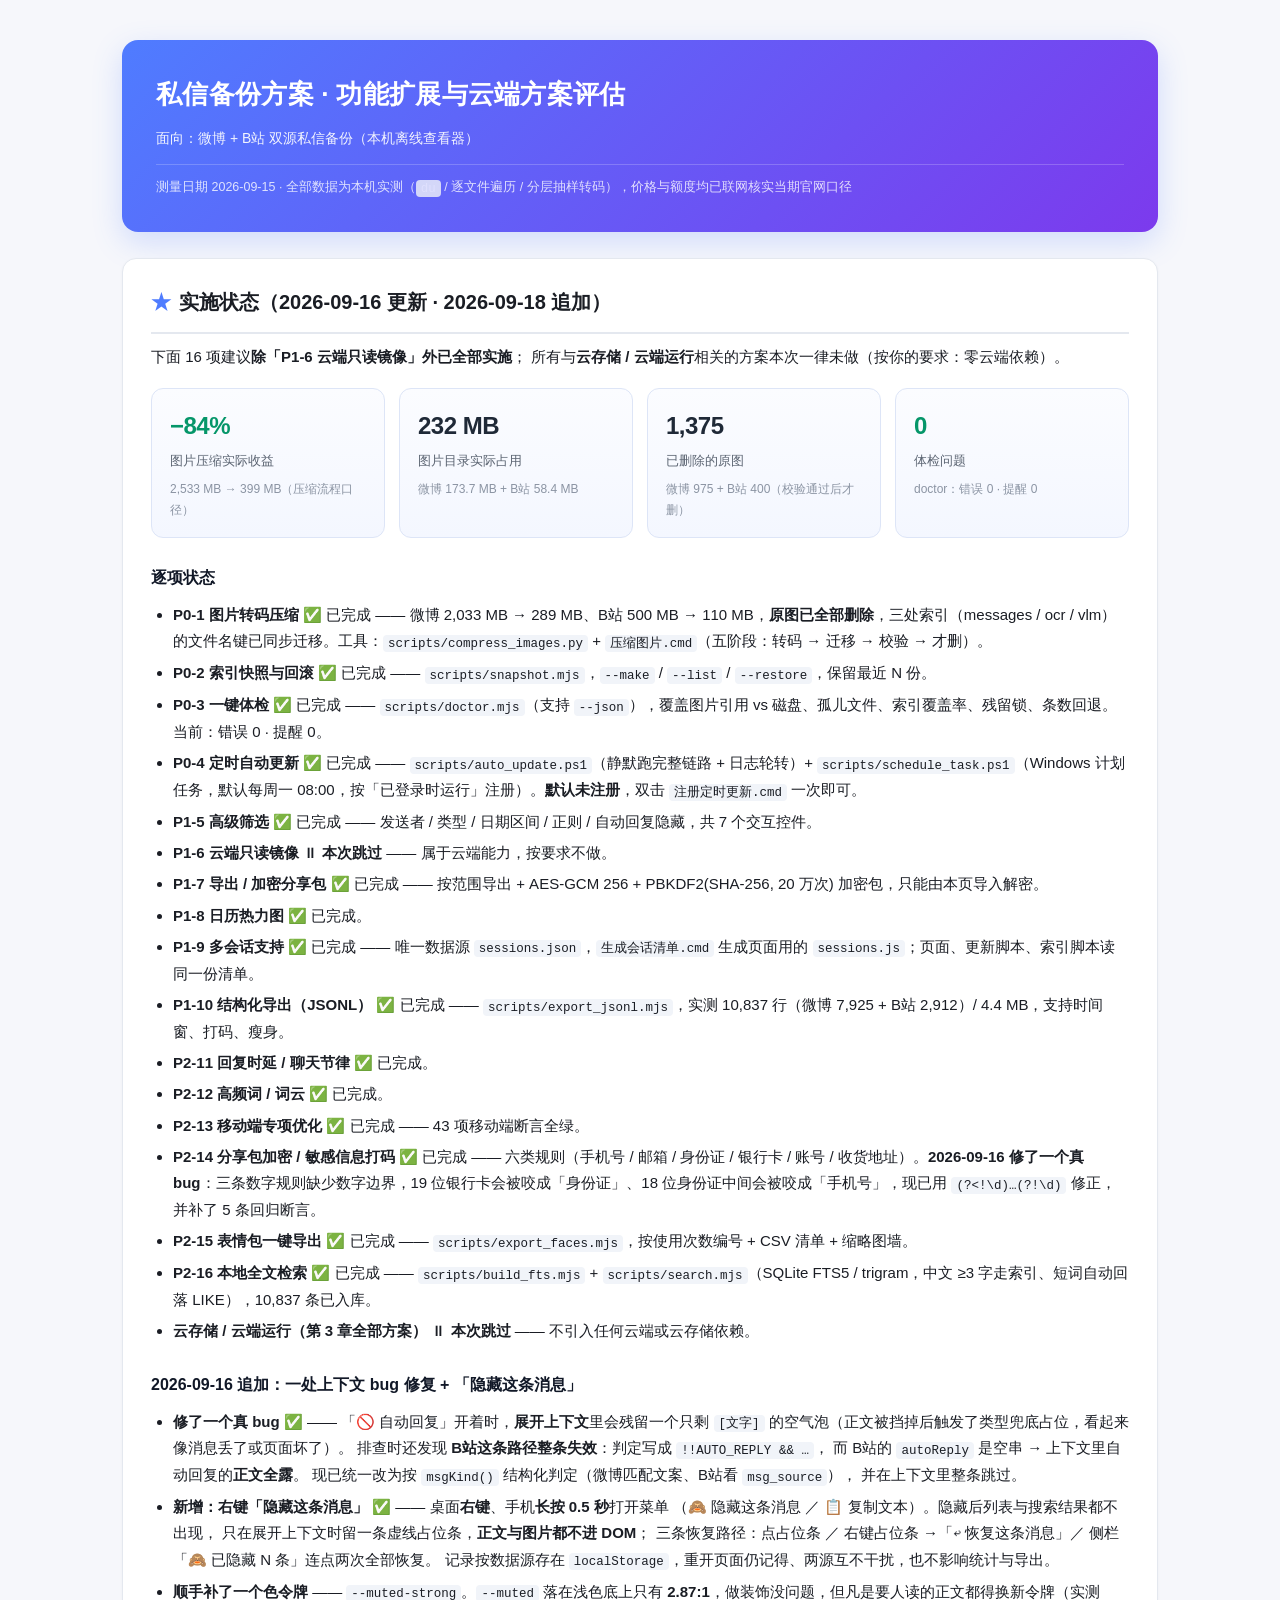
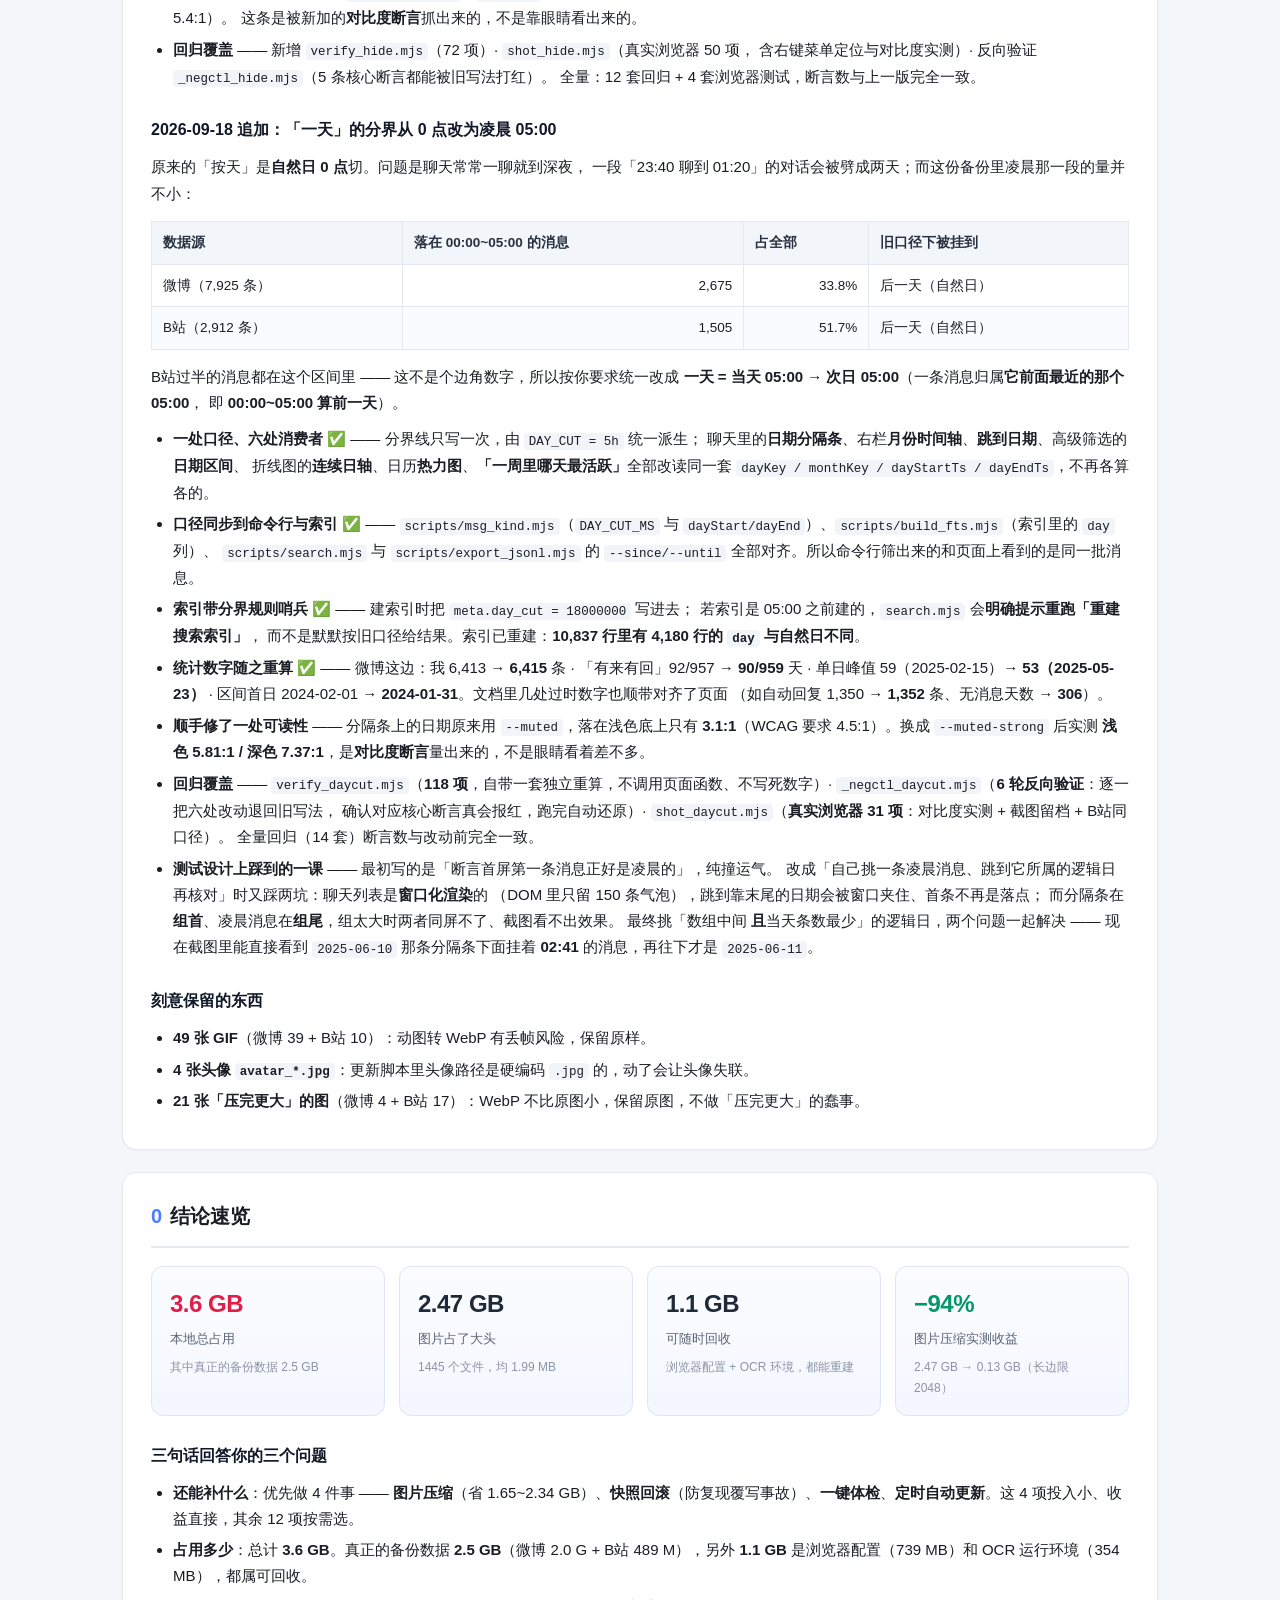
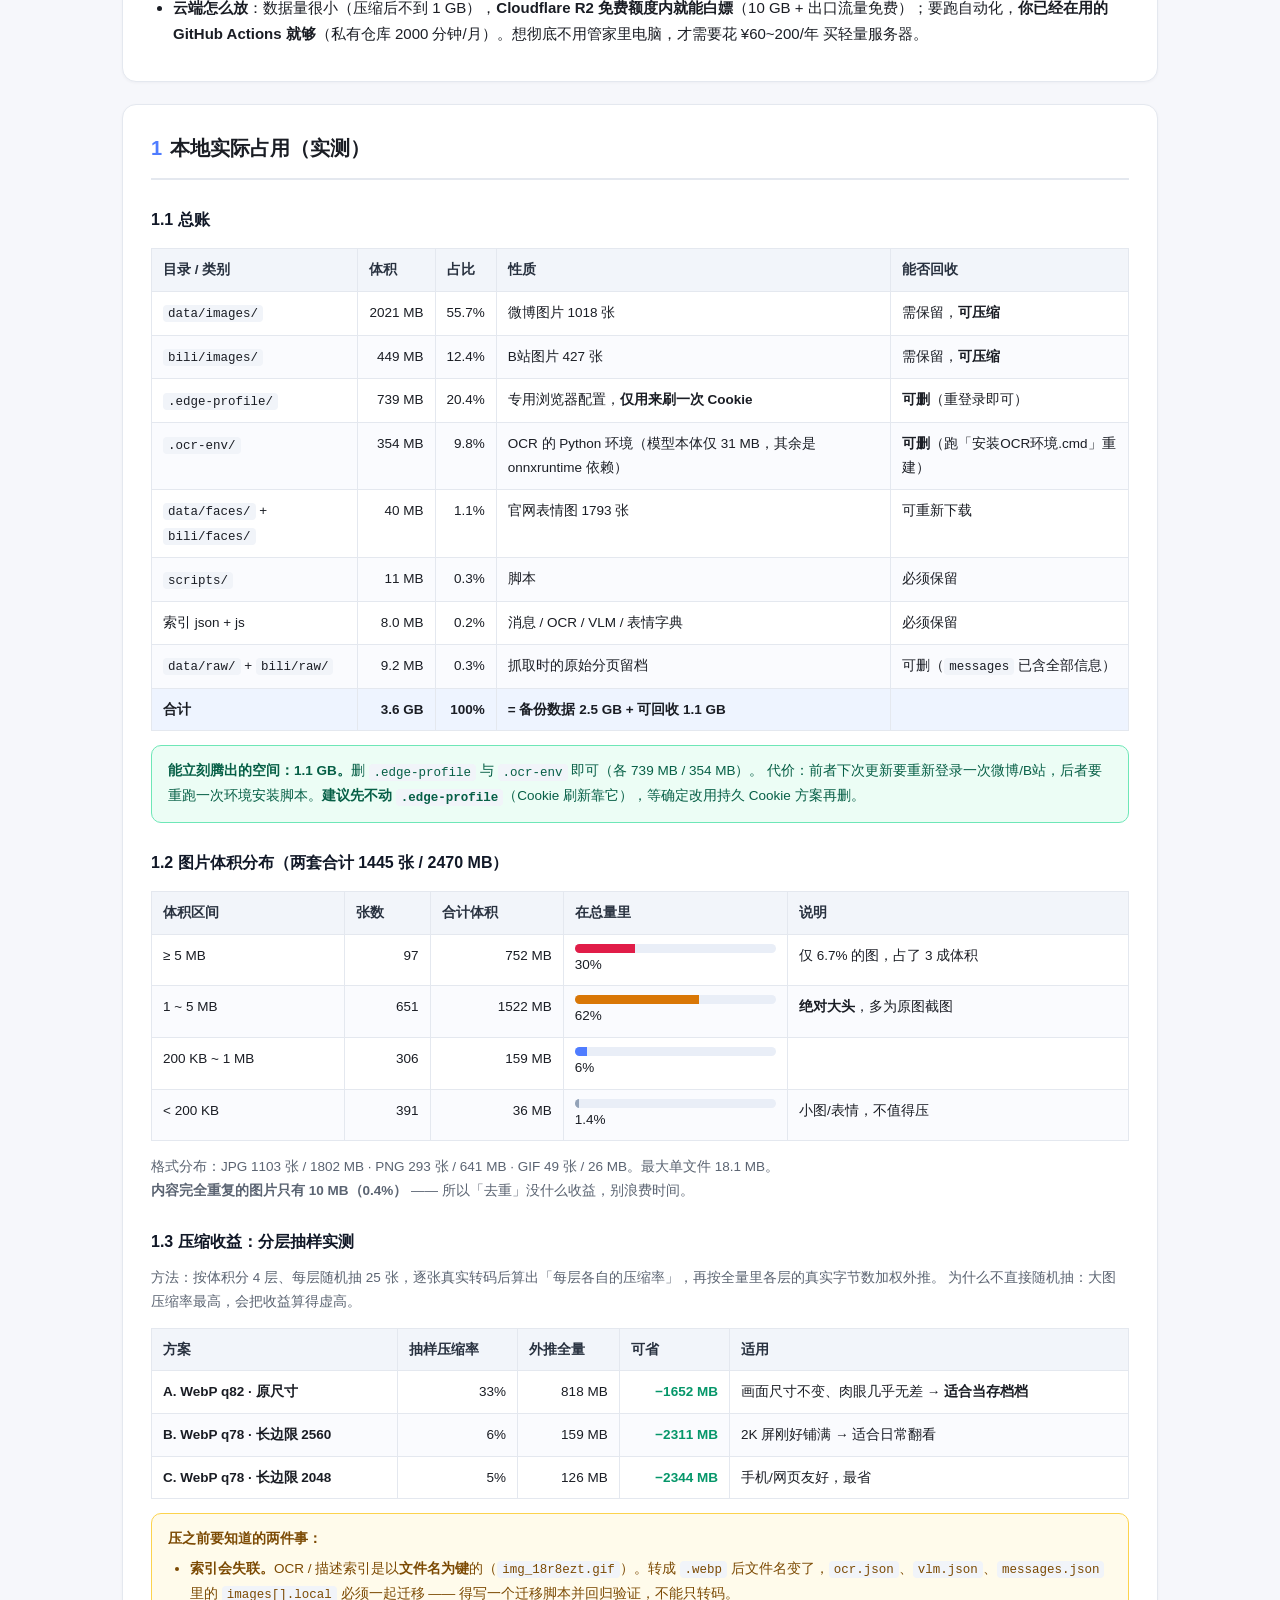
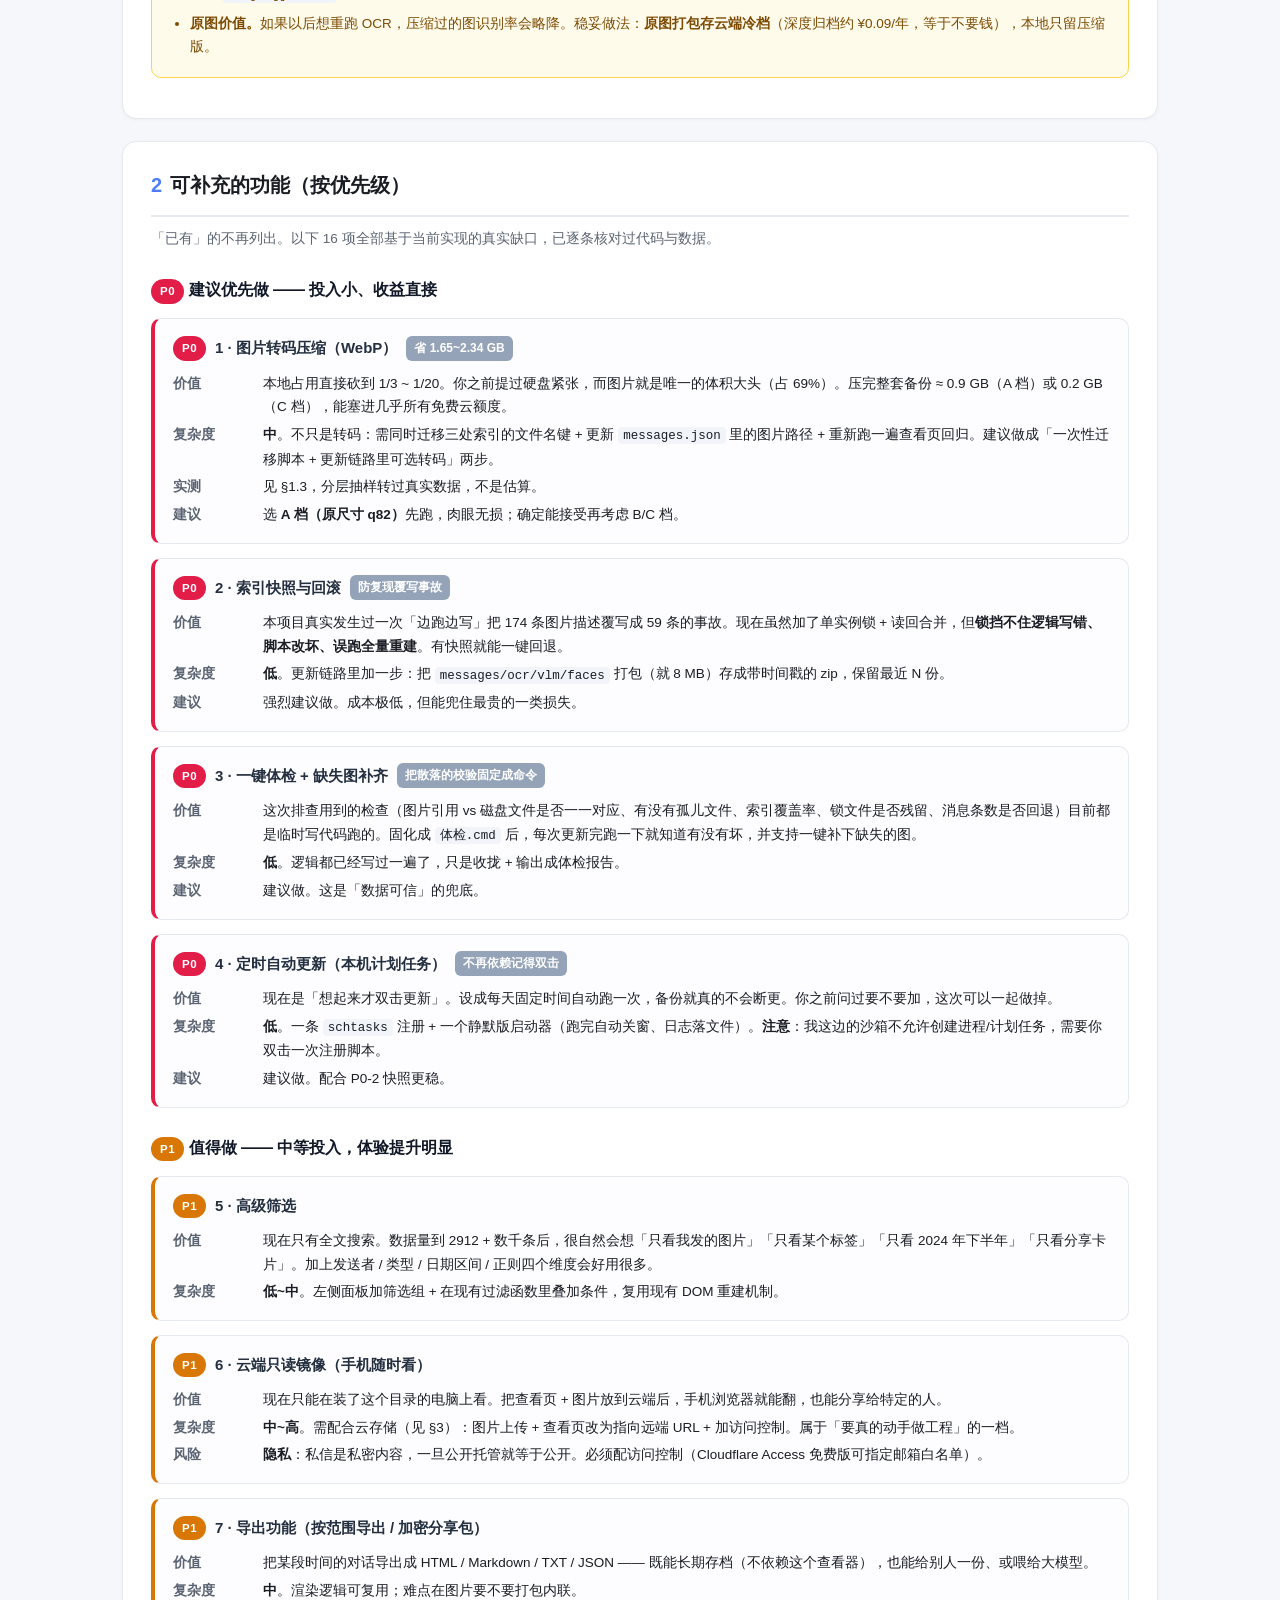
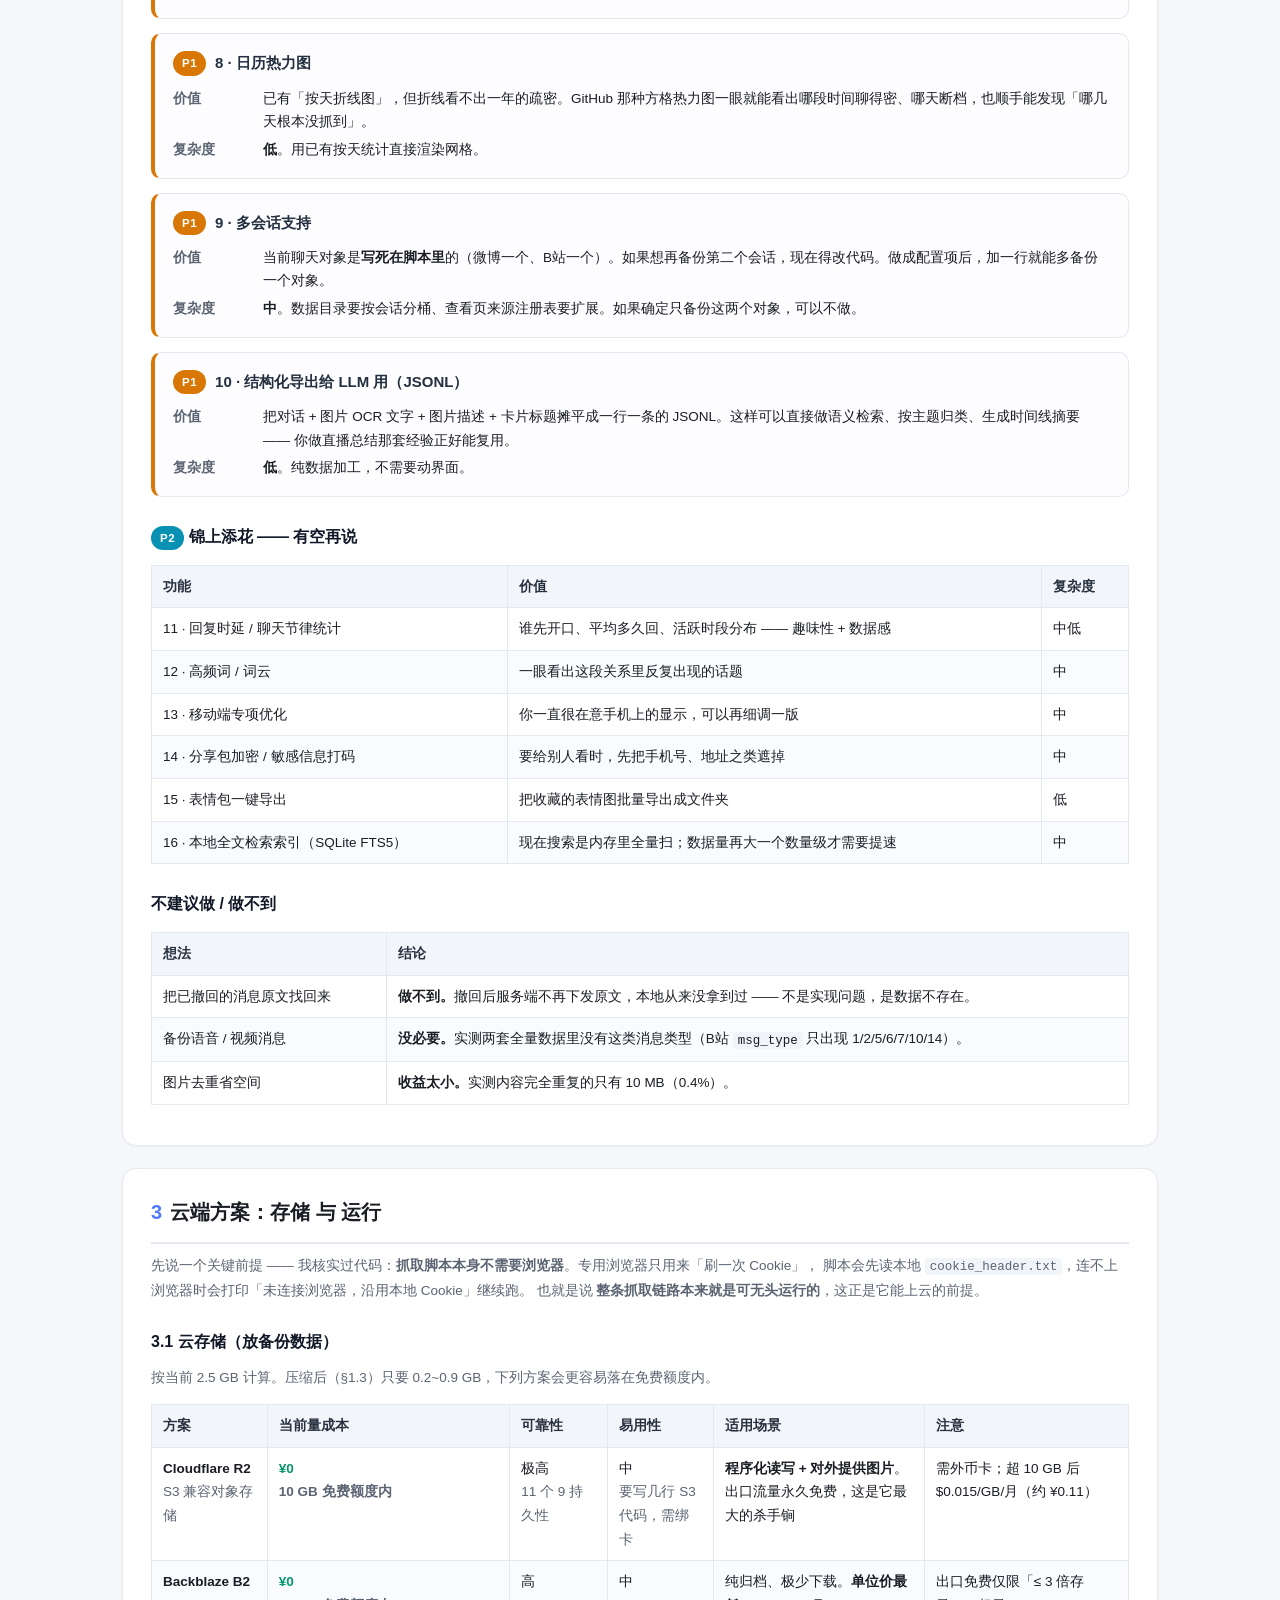
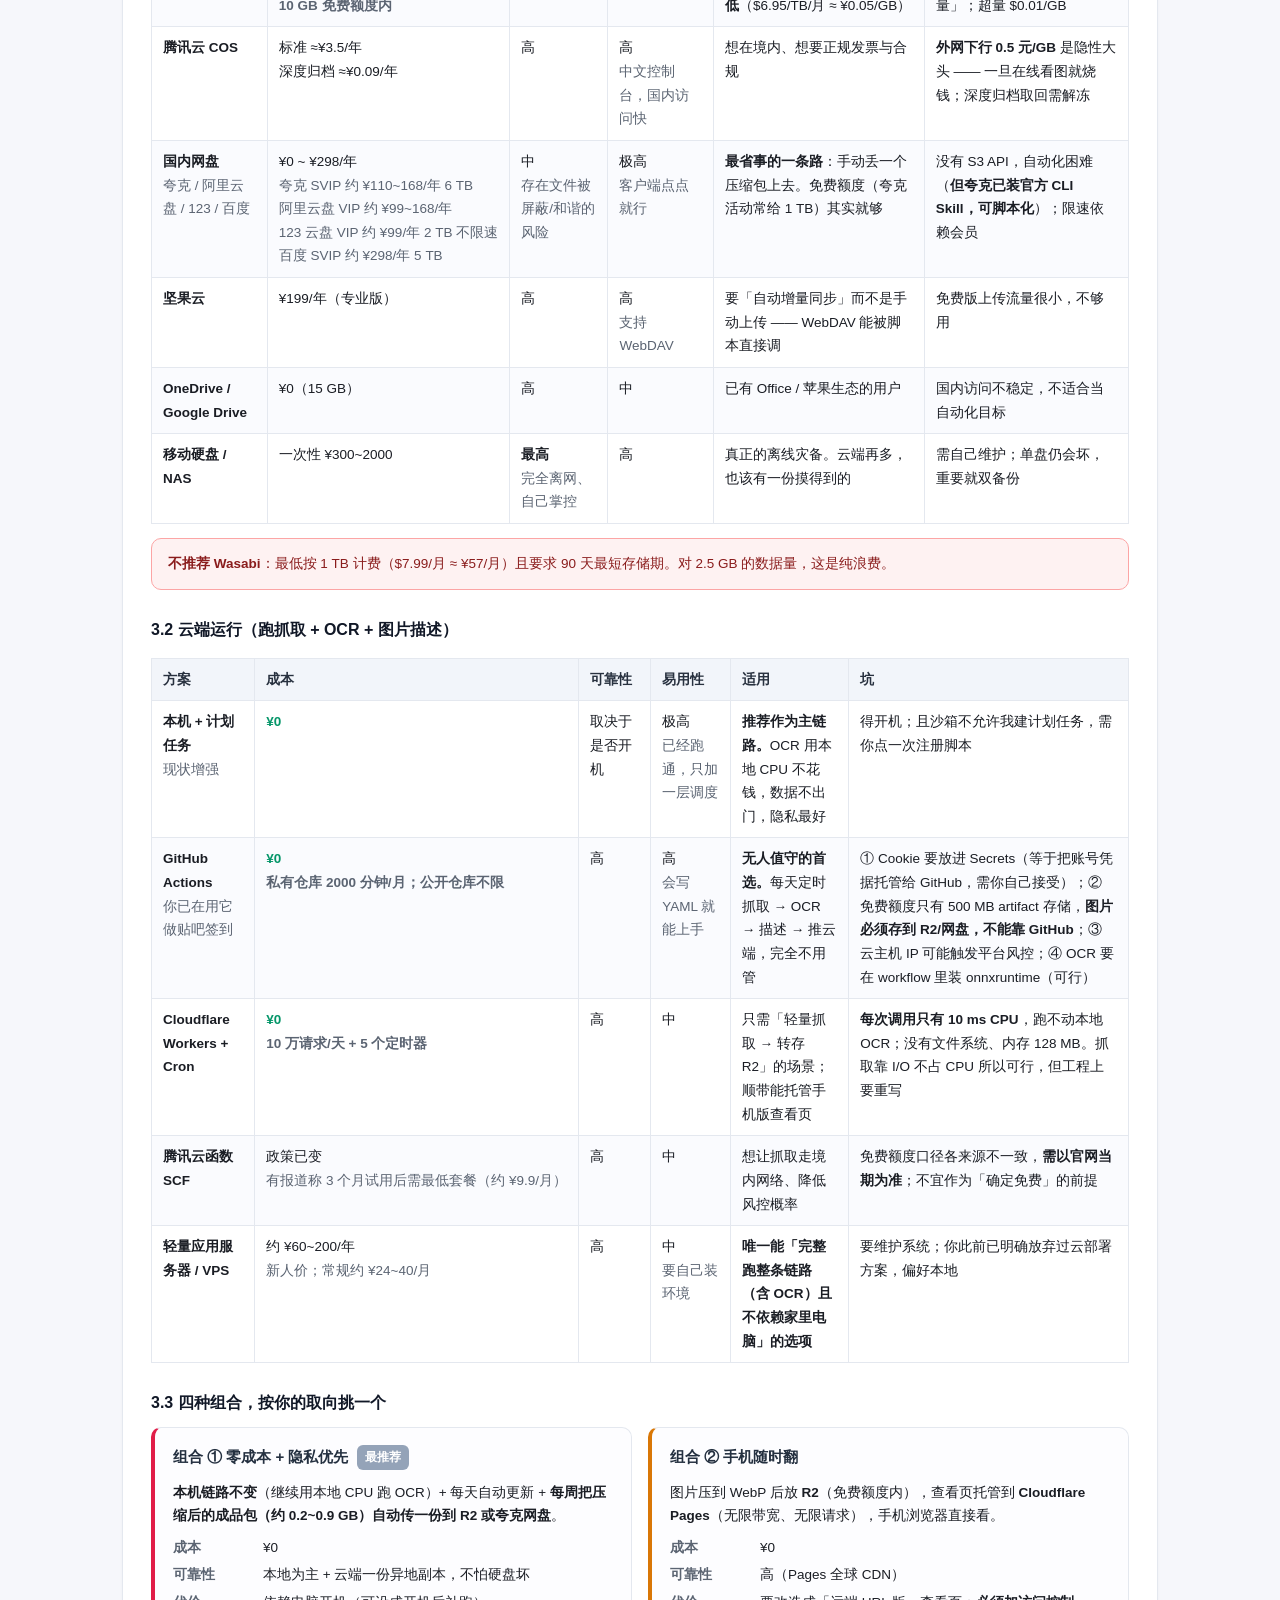
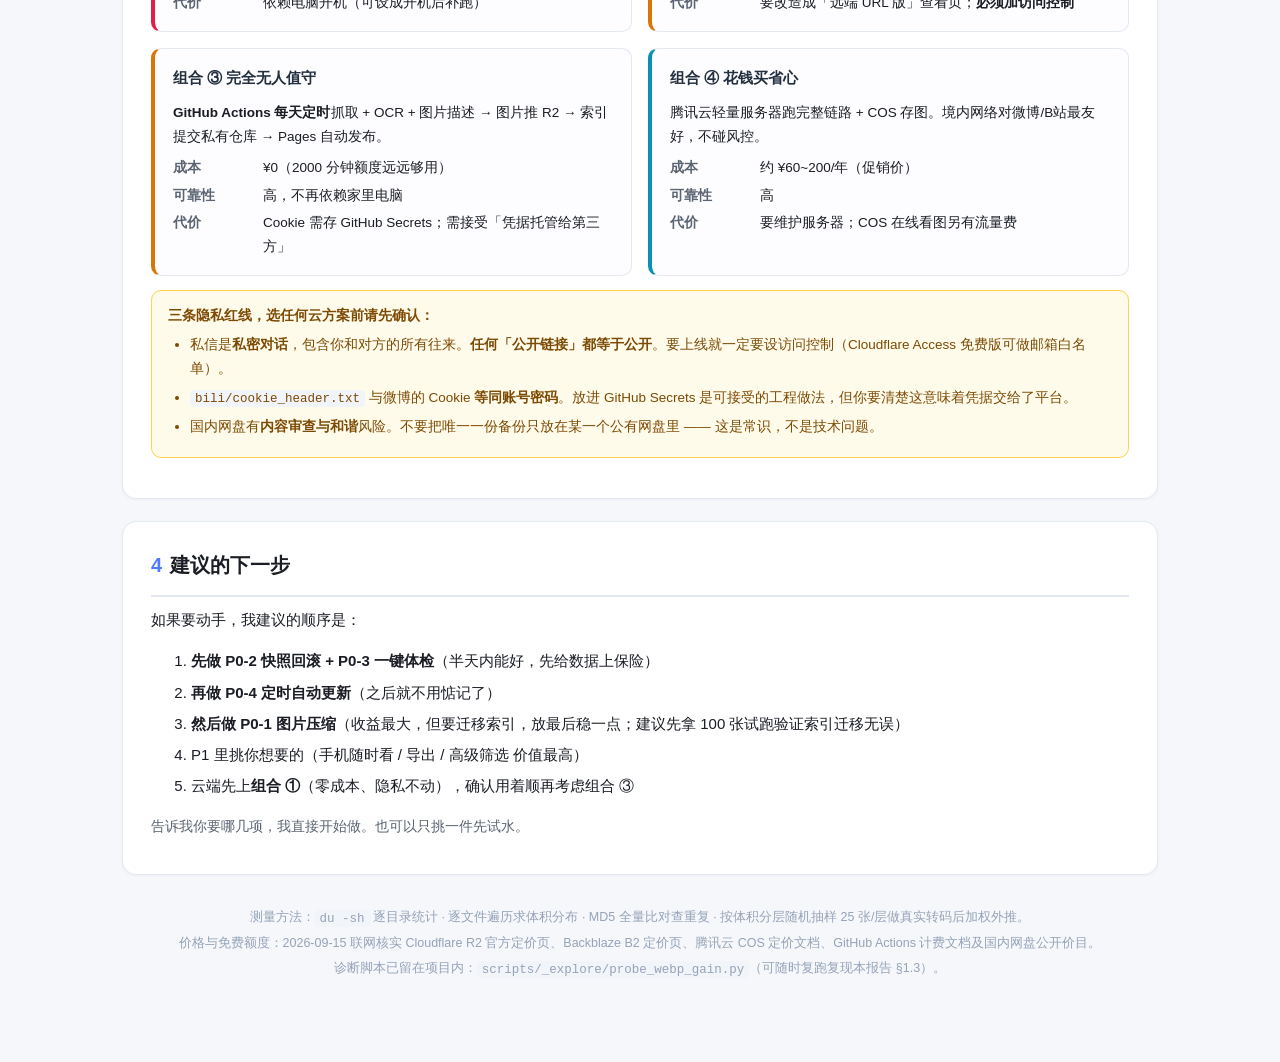
<file: 方案评估报告.html>
<!DOCTYPE html>
<html lang="zh-CN">
<head>
<meta charset="utf-8">
<meta name="viewport" content="width=device-width,initial-scale=1">
<title>私信备份方案 · 功能扩展与云端方案评估</title>
<style>
  :root{
    --bg:#f6f7fb; --card:#fff; --text:#1a1d24; --muted:#5b6472; --line:#e4e8ef;
    --accent:#4f7cff; --accent2:#7c3aed;
    --p0:#e11d48; --p1:#d97706; --p2:#0891b2;
    --ok:#059669; --warn:#b45309; --bad:#dc2626;
    --code-bg:#f1f4f9;
  }
  *{box-sizing:border-box}
  body{
    margin:0; background:var(--bg); color:var(--text);
    font:15px/1.75 -apple-system,BlinkMacSystemFont,"Segoe UI","Microsoft YaHei","PingFang SC",sans-serif;
    -webkit-font-smoothing:antialiased;
  }
  .wrap{max-width:1080px; margin:0 auto; padding:40px 22px 80px}
  header.top{
    background:linear-gradient(135deg,#4f7cff 0%,#7c3aed 100%);
    color:#fff; border-radius:16px; padding:32px 34px; margin-bottom:26px;
    box-shadow:0 10px 30px rgba(79,124,255,.22);
  }
  header.top h1{margin:0 0 8px; font-size:26px; letter-spacing:.3px}
  header.top p{margin:0; opacity:.92; font-size:14px}
  header.top .meta{margin-top:14px; font-size:12.5px; opacity:.8; border-top:1px solid rgba(255,255,255,.25); padding-top:12px}

  section{background:var(--card); border:1px solid var(--line); border-radius:14px; padding:26px 28px; margin-bottom:22px; box-shadow:0 1px 3px rgba(16,24,40,.04)}
  h2{font-size:20px; margin:0 0 4px; padding-bottom:12px; border-bottom:2px solid var(--line)}
  h2 .num{color:var(--accent); font-weight:800; margin-right:8px}
  h3{font-size:16px; margin:26px 0 10px; color:#111827}
  h4{font-size:14.5px; margin:18px 0 8px; color:#243040}
  p{margin:10px 0}
  .sub{color:var(--muted); font-size:13.5px}

  /* 结论卡 */
  .kpis{display:grid; grid-template-columns:repeat(auto-fit,minmax(210px,1fr)); gap:14px; margin:18px 0 4px}
  .kpi{background:linear-gradient(180deg,#fbfcff,#f4f7ff); border:1px solid #dde5f7; border-radius:12px; padding:16px 18px}
  .kpi .v{font-size:24px; font-weight:800; color:#1f2937; letter-spacing:-.5px}
  .kpi .v.big{color:var(--p0)}
  .kpi .k{font-size:12.5px; color:var(--muted); margin-top:4px}
  .kpi .n{font-size:12px; color:#8b94a3; margin-top:6px}

  table{width:100%; border-collapse:collapse; margin:14px 0; font-size:13.5px}
  th,td{padding:9px 11px; border:1px solid var(--line); text-align:left; vertical-align:top}
  th{background:#f2f5fa; font-weight:650; color:#28313f; white-space:nowrap}
  tbody tr:nth-child(even){background:#fafbfe}
  td.num{text-align:right; font-variant-numeric:tabular-nums; white-space:nowrap}
  .nowrap{white-space:nowrap}
  code{background:var(--code-bg); padding:1.5px 5px; border-radius:4px; font-size:12.5px; font-family:ui-monospace,Consolas,"Courier New",monospace}

  .badge{display:inline-block; padding:2px 9px; border-radius:999px; font-size:11.5px; font-weight:700; color:#fff; letter-spacing:.5px}
  .b-p0{background:var(--p0)} .b-p1{background:var(--p1)} .b-p2{background:var(--p2)}

  .item{border:1px solid var(--line); border-left:4px solid var(--accent); border-radius:10px; padding:16px 18px; margin:14px 0; background:#fdfdff}
  .item.p0{border-left-color:var(--p0)}
  .item.p1{border-left-color:var(--p1)}
  .item.p2{border-left-color:var(--p2)}
  .item h4{margin:0 0 10px; font-size:15px; display:flex; align-items:center; gap:9px; flex-wrap:wrap}
  .item .row{display:grid; grid-template-columns:78px 1fr; gap:4px 12px; font-size:13.5px; margin-top:6px}
  .item .row .lb{color:var(--muted); font-weight:600}
  .tagline{font-size:12px; color:#fff; background:#94a3b8; padding:2px 8px; border-radius:6px; font-weight:600}

  .note{border-radius:10px; padding:13px 16px; margin:14px 0; font-size:13.5px; border:1px solid}
  .note.warn{background:#fffbeb; border-color:#fcd34d; color:#7c4a03}
  .note.bad{background:#fef2f2; border-color:#fca5a5; color:#8a1c1c}
  .note.ok{background:#ecfdf5; border-color:#6ee7b7; color:#065f46}
  .note b{font-weight:750}

  ul{margin:8px 0; padding-left:22px}
  li{margin:5px 0}
  .two{display:grid; grid-template-columns:1fr 1fr; gap:16px}
  @media(max-width:820px){.two{grid-template-columns:1fr}}
  footer{text-align:center; color:#94a3b8; font-size:12.5px; margin-top:30px; line-height:2}
  .bar{height:9px; background:#e9eef7; border-radius:999px; overflow:hidden; display:flex; min-width:110px}
  .bar i{display:block; height:100%}
  hr{border:0; border-top:1px dashed var(--line); margin:22px 0}
</style>
</head>
<body>
<div class="wrap">

<header class="top">
  <h1>私信备份方案 · 功能扩展与云端方案评估</h1>
  <p>面向：微博 + B站 双源私信备份（本机离线查看器）</p>
  <div class="meta">
    测量日期 2026-09-15 · 全部数据为本机实测（<code>du</code> / 逐文件遍历 / 分层抽样转码），价格与额度均已联网核实当期官网口径
  </div>
</header>

<!-- ============ 实施状态（2026-09-16 更新） ============ -->
<section>
  <h2><span class="num">★</span>实施状态（2026-09-16 更新 · 2026-09-18 追加）</h2>
  <p>下面 16 项建议<strong>除「P1-6 云端只读镜像」外已全部实施</strong>；
     所有与<strong>云存储 / 云端运行</strong>相关的方案本次一律未做（按你的要求：零云端依赖）。</p>

  <div class="kpis">
    <div class="kpi">
      <div class="v big" style="color:var(--ok)">−84%</div>
      <div class="k">图片压缩实际收益</div>
      <div class="n">2,533 MB → 399 MB（压缩流程口径）</div>
    </div>
    <div class="kpi">
      <div class="v">232 MB</div>
      <div class="k">图片目录实际占用</div>
      <div class="n">微博 173.7 MB + B站 58.4 MB</div>
    </div>
    <div class="kpi">
      <div class="v">1,375</div>
      <div class="k">已删除的原图</div>
      <div class="n">微博 975 + B站 400（校验通过后才删）</div>
    </div>
    <div class="kpi">
      <div class="v" style="color:var(--ok)">0</div>
      <div class="k">体检问题</div>
      <div class="n">doctor：错误 0 · 提醒 0</div>
    </div>
  </div>

  <h3>逐项状态</h3>
  <ul>
    <li><b>P0-1 图片转码压缩</b> ✅ 已完成 —— 微博 2,033 MB → 289 MB、B站 500 MB → 110 MB，<b>原图已全部删除</b>，三处索引（messages / ocr / vlm）的文件名键已同步迁移。工具：<code>scripts/compress_images.py</code> + <code>压缩图片.cmd</code>（五阶段：转码 → 迁移 → 校验 → 才删）。</li>
    <li><b>P0-2 索引快照与回滚</b> ✅ 已完成 —— <code>scripts/snapshot.mjs</code>，<code>--make</code> / <code>--list</code> / <code>--restore</code>，保留最近 N 份。</li>
    <li><b>P0-3 一键体检</b> ✅ 已完成 —— <code>scripts/doctor.mjs</code>（支持 <code>--json</code>），覆盖图片引用 vs 磁盘、孤儿文件、索引覆盖率、残留锁、条数回退。当前：错误 0 · 提醒 0。</li>
    <li><b>P0-4 定时自动更新</b> ✅ 已完成 —— <code>scripts/auto_update.ps1</code>（静默跑完整链路 + 日志轮转）+ <code>scripts/schedule_task.ps1</code>（Windows 计划任务，默认每周一 08:00，按「已登录时运行」注册）。<b>默认未注册</b>，双击 <code>注册定时更新.cmd</code> 一次即可。</li>
    <li><b>P1-5 高级筛选</b> ✅ 已完成 —— 发送者 / 类型 / 日期区间 / 正则 / 自动回复隐藏，共 7 个交互控件。</li>
    <li><b>P1-6 云端只读镜像</b> ⏸ <b>本次跳过</b> —— 属于云端能力，按要求不做。</li>
    <li><b>P1-7 导出 / 加密分享包</b> ✅ 已完成 —— 按范围导出 + AES-GCM 256 + PBKDF2(SHA-256, 20 万次) 加密包，只能由本页导入解密。</li>
    <li><b>P1-8 日历热力图</b> ✅ 已完成。</li>
    <li><b>P1-9 多会话支持</b> ✅ 已完成 —— 唯一数据源 <code>sessions.json</code>，<code>生成会话清单.cmd</code> 生成页面用的 <code>sessions.js</code>；页面、更新脚本、索引脚本读同一份清单。</li>
    <li><b>P1-10 结构化导出（JSONL）</b> ✅ 已完成 —— <code>scripts/export_jsonl.mjs</code>，实测 10,837 行（微博 7,925 + B站 2,912）/ 4.4 MB，支持时间窗、打码、瘦身。</li>
    <li><b>P2-11 回复时延 / 聊天节律</b> ✅ 已完成。</li>
    <li><b>P2-12 高频词 / 词云</b> ✅ 已完成。</li>
    <li><b>P2-13 移动端专项优化</b> ✅ 已完成 —— 43 项移动端断言全绿。</li>
    <li><b>P2-14 分享包加密 / 敏感信息打码</b> ✅ 已完成 —— 六类规则（手机号 / 邮箱 / 身份证 / 银行卡 / 账号 / 收货地址）。<b>2026-09-16 修了一个真 bug</b>：三条数字规则缺少数字边界，19 位银行卡会被咬成「身份证」、18 位身份证中间会被咬成「手机号」，现已用 <code>(?&lt;!\d)…(?!\d)</code> 修正，并补了 5 条回归断言。</li>
    <li><b>P2-15 表情包一键导出</b> ✅ 已完成 —— <code>scripts/export_faces.mjs</code>，按使用次数编号 + CSV 清单 + 缩略图墙。</li>
    <li><b>P2-16 本地全文检索</b> ✅ 已完成 —— <code>scripts/build_fts.mjs</code> + <code>scripts/search.mjs</code>（SQLite FTS5 / trigram，中文 ≥3 字走索引、短词自动回落 LIKE），10,837 条已入库。</li>
    <li><b>云存储 / 云端运行（第 3 章全部方案）</b> ⏸ <b>本次跳过</b> —— 不引入任何云端或云存储依赖。</li>
  </ul>

  <h3>2026-09-16 追加：一处上下文 bug 修复 + 「隐藏这条消息」</h3>
  <ul>
    <li><b>修了一个真 bug</b> ✅ —— 「🚫 自动回复」开着时，<b>展开上下文</b>里会残留一个只剩
        <code>[文字]</code> 的空气泡（正文被挡掉后触发了类型兜底占位，看起来像消息丢了或页面坏了）。
        排查时还发现 <b>B站这条路径整条失效</b>：判定写成 <code>!!AUTO_REPLY &amp;&amp; …</code>，
        而 B站的 <code>autoReply</code> 是空串 → 上下文里自动回复的<b>正文全露</b>。
        现已统一改为按 <code>msgKind()</code> 结构化判定（微博匹配文案、B站看 <code>msg_source</code>），
        并在上下文里整条跳过。</li>
    <li><b>新增：右键「隐藏这条消息」</b> ✅ —— 桌面<b>右键</b>、手机<b>长按 0.5 秒</b>打开菜单
        （🙈 隐藏这条消息 ／ 📋 复制文本）。隐藏后列表与搜索结果都不出现，
        只在展开上下文时留一条虚线占位条，<b>正文与图片都不进 DOM</b>；
        三条恢复路径：点占位条 ／ 右键占位条 →「↩ 恢复这条消息」／ 侧栏「🙈 已隐藏 N 条」连点两次全部恢复。
        记录按数据源存在 <code>localStorage</code>，重开页面仍记得、两源互不干扰，也不影响统计与导出。</li>
    <li><b>顺手补了一个色令牌</b> —— <code>--muted-strong</code>。<code>--muted</code> 落在浅色底上只有
        <b>2.87:1</b>，做装饰没问题，但凡是要人读的正文都得换新令牌（实测 5.4:1）。
        这条是被新加的<b>对比度断言</b>抓出来的，不是靠眼睛看出来的。</li>
    <li><b>回归覆盖</b> —— 新增 <code>verify_hide.mjs</code>（72 项）· <code>shot_hide.mjs</code>（真实浏览器 50 项，
        含右键菜单定位与对比度实测）· 反向验证 <code>_negctl_hide.mjs</code>（5 条核心断言都能被旧写法打红）。
        全量：12 套回归 + 4 套浏览器测试，断言数与上一版完全一致。</li>
  </ul>

  <h3>2026-09-18 追加：「一天」的分界从 0 点改为凌晨 05:00</h3>
  <p>原来的「按天」是<b>自然日 0 点</b>切。问题是聊天常常一聊就到深夜，
     一段「23:40 聊到 01:20」的对话会被劈成两天；而这份备份里凌晨那一段的量并不小：</p>
  <table>
    <thead>
      <tr><th>数据源</th><th class="num">落在 00:00~05:00 的消息</th><th class="num">占全部</th><th>旧口径下被挂到</th></tr>
    </thead>
    <tbody>
      <tr><td>微博（7,925 条）</td><td class="num">2,675</td><td class="num">33.8%</td><td>后一天（自然日）</td></tr>
      <tr><td>B站（2,912 条）</td><td class="num">1,505</td><td class="num">51.7%</td><td>后一天（自然日）</td></tr>
    </tbody>
  </table>
  <p>B站过半的消息都在这个区间里 —— 这不是个边角数字，所以按你要求统一改成
     <b>一天 = 当天 05:00 → 次日 05:00</b>（一条消息归属<b>它前面最近的那个 05:00</b>，
     即 <b>00:00~05:00 算前一天</b>）。</p>

  <ul>
    <li><b>一处口径、六处消费者</b> ✅ —— 分界线只写一次，由 <code>DAY_CUT = 5h</code> 统一派生；
        聊天里的<b>日期分隔条</b>、右栏<b>月份时间轴</b>、<b>跳到日期</b>、高级筛选的<b>日期区间</b>、
        折线图的<b>连续日轴</b>、日历<b>热力图</b>、<b>「一周里哪天最活跃」</b>全部改读同一套
        <code>dayKey / monthKey / dayStartTs / dayEndTs</code>，不再各算各的。</li>
    <li><b>口径同步到命令行与索引</b> ✅ —— <code>scripts/msg_kind.mjs</code>（<code>DAY_CUT_MS</code> 与
        <code>dayStart/dayEnd</code>）、<code>scripts/build_fts.mjs</code>（索引里的 <code>day</code> 列）、
        <code>scripts/search.mjs</code> 与 <code>scripts/export_jsonl.mjs</code> 的 <code>--since/--until</code>
        全部对齐。所以命令行筛出来的和页面上看到的是同一批消息。</li>
    <li><b>索引带分界规则哨兵</b> ✅ —— 建索引时把 <code>meta.day_cut = 18000000</code> 写进去；
        若索引是 05:00 之前建的，<code>search.mjs</code> 会<b>明确提示重跑「重建搜索索引」</b>，
        而不是默默按旧口径给结果。索引已重建：<b>10,837 行里有 4,180 行的 <code>day</code> 与自然日不同</b>。</li>
    <li><b>统计数字随之重算</b> ✅ —— 微博这边：我 6,413 → <b>6,415</b> 条 ·
        「有来有回」92/957 → <b>90/959</b> 天 · 单日峰值 59（2025-02-15）→ <b>53（2025-05-23）</b> ·
        区间首日 2024-02-01 → <b>2024-01-31</b>。文档里几处过时数字也顺带对齐了页面
        （如自动回复 1,350 → <b>1,352</b> 条、无消息天数 → <b>306</b>）。</li>
    <li><b>顺手修了一处可读性</b> —— 分隔条上的日期原来用 <code>--muted</code>，落在浅色底上只有
        <b>3.1:1</b>（WCAG 要求 4.5:1）。换成 <code>--muted-strong</code> 后实测
        <b>浅色 5.81:1 / 深色 7.37:1</b>，是<b>对比度断言</b>量出来的，不是眼睛看着差不多。</li>
    <li><b>回归覆盖</b> ——
        <code>verify_daycut.mjs</code>（<b>118 项</b>，自带一套独立重算，不调用页面函数、不写死数字）·
        <code>_negctl_daycut.mjs</code>（<b>6 轮反向验证</b>：逐一把六处改动退回旧写法，
        确认对应核心断言真会报红，跑完自动还原）·
        <code>shot_daycut.mjs</code>（<b>真实浏览器 31 项</b>：对比度实测 + 截图留档 + B站同口径）。
        全量回归（14 套）断言数与改动前完全一致。</li>
    <li><b>测试设计上踩到的一课</b> —— 最初写的是「断言首屏第一条消息正好是凌晨的」，纯撞运气。
        改成「自己挑一条凌晨消息、跳到它所属的逻辑日再核对」时又踩两坑：聊天列表是<b>窗口化渲染</b>的
        （DOM 里只留 150 条气泡），跳到靠末尾的日期会被窗口夹住、首条不再是落点；
        而分隔条在<b>组首</b>、凌晨消息在<b>组尾</b>，组太大时两者同屏不了、截图看不出效果。
        最终挑「数组中间 <b>且</b>当天条数最少」的逻辑日，两个问题一起解决 ——
        现在截图里能直接看到 <code>2025-06-10</code> 那条分隔条下面挂着
        <b>02:41</b> 的消息，再往下才是 <code>2025-06-11</code>。</li>
  </ul>

  <h3>刻意保留的东西</h3>
  <ul>
    <li><b>49 张 GIF</b>（微博 39 + B站 10）：动图转 WebP 有丢帧风险，保留原样。</li>
    <li><b>4 张头像 <code>avatar_*.jpg</code></b>：更新脚本里头像路径是硬编码 <code>.jpg</code> 的，动了会让头像失联。</li>
    <li><b>21 张「压完更大」的图</b>（微博 4 + B站 17）：WebP 不比原图小，保留原图，不做「压完更大」的蠢事。</li>
  </ul>
</section>

<!-- ============ 结论速览 ============ -->
<section>
  <h2><span class="num">0</span>结论速览</h2>
  <div class="kpis">
    <div class="kpi">
      <div class="v big">3.6 GB</div>
      <div class="k">本地总占用</div>
      <div class="n">其中真正的备份数据 2.5 GB</div>
    </div>
    <div class="kpi">
      <div class="v">2.47 GB</div>
      <div class="k">图片占了大头</div>
      <div class="n">1445 个文件，均 1.99 MB</div>
    </div>
    <div class="kpi">
      <div class="v">1.1 GB</div>
      <div class="k">可随时回收</div>
      <div class="n">浏览器配置 + OCR 环境，都能重建</div>
    </div>
    <div class="kpi">
      <div class="v" style="color:var(--ok)">−94%</div>
      <div class="k">图片压缩实测收益</div>
      <div class="n">2.47 GB → 0.13 GB（长边限 2048）</div>
    </div>
  </div>

  <h3>三句话回答你的三个问题</h3>
  <ul>
    <li><b>还能补什么</b>：优先做 4 件事 —— <b>图片压缩</b>（省 1.65~2.34 GB）、<b>快照回滚</b>（防复现覆写事故）、<b>一键体检</b>、<b>定时自动更新</b>。这 4 项投入小、收益直接，其余 12 项按需选。</li>
    <li><b>占用多少</b>：总计 <b>3.6 GB</b>。真正的备份数据 <b>2.5 GB</b>（微博 2.0 G + B站 489 M），另外 <b>1.1 GB</b> 是浏览器配置（739 MB）和 OCR 运行环境（354 MB），都属可回收。</li>
    <li><b>云端怎么放</b>：数据量很小（压缩后不到 1 GB），<b>Cloudflare R2 免费额度内就能白嫖</b>（10 GB + 出口流量免费）；要跑自动化，<b>你已经在用的 GitHub Actions 就够</b>（私有仓库 2000 分钟/月）。想彻底不用管家里电脑，才需要花 ¥60~200/年 买轻量服务器。</li>
  </ul>
</section>

<!-- ============ 第一部分：存储占用 ============ -->
<section>
  <h2><span class="num">1</span>本地实际占用（实测）</h2>

  <h3>1.1 总账</h3>
  <table>
    <thead>
      <tr><th>目录 / 类别</th><th class="num">体积</th><th class="num">占比</th><th>性质</th><th>能否回收</th></tr>
    </thead>
    <tbody>
      <tr><td><code>data/images/</code></td><td class="num">2021 MB</td><td class="num">55.7%</td><td>微博图片 1018 张</td><td>需保留，<b>可压缩</b></td></tr>
      <tr><td><code>bili/images/</code></td><td class="num">449 MB</td><td class="num">12.4%</td><td>B站图片 427 张</td><td>需保留，<b>可压缩</b></td></tr>
      <tr><td><code>.edge-profile/</code></td><td class="num">739 MB</td><td class="num">20.4%</td><td>专用浏览器配置，<b>仅用来刷一次 Cookie</b></td><td><b>可删</b>（重登录即可）</td></tr>
      <tr><td><code>.ocr-env/</code></td><td class="num">354 MB</td><td class="num">9.8%</td><td>OCR 的 Python 环境（模型本体仅 31 MB，其余是 onnxruntime 依赖）</td><td><b>可删</b>（跑「安装OCR环境.cmd」重建）</td></tr>
      <tr><td><code>data/faces/</code> + <code>bili/faces/</code></td><td class="num">40 MB</td><td class="num">1.1%</td><td>官网表情图 1793 张</td><td>可重新下载</td></tr>
      <tr><td><code>scripts/</code></td><td class="num">11 MB</td><td class="num">0.3%</td><td>脚本</td><td>必须保留</td></tr>
      <tr><td>索引 json + js</td><td class="num">8.0 MB</td><td class="num">0.2%</td><td>消息 / OCR / VLM / 表情字典</td><td>必须保留</td></tr>
      <tr><td><code>data/raw/</code> + <code>bili/raw/</code></td><td class="num">9.2 MB</td><td class="num">0.3%</td><td>抓取时的原始分页留档</td><td>可删（<code>messages</code> 已含全部信息）</td></tr>
      <tr style="background:#eef4ff;font-weight:700"><td>合计</td><td class="num">3.6 GB</td><td class="num">100%</td><td>= 备份数据 2.5 GB + 可回收 1.1 GB</td><td></td></tr>
    </tbody>
  </table>

  <div class="note ok">
    <b>能立刻腾出的空间：1.1 GB。</b>删 <code>.edge-profile</code> 与 <code>.ocr-env</code> 即可（各 739 MB / 354 MB）。
    代价：前者下次更新要重新登录一次微博/B站，后者要重跑一次环境安装脚本。<b>建议先不动 <code>.edge-profile</code></b>（Cookie 刷新靠它），等确定改用持久 Cookie 方案再删。
  </div>

  <h3>1.2 图片体积分布（两套合计 1445 张 / 2470 MB）</h3>
  <table>
    <thead><tr><th>体积区间</th><th class="num">张数</th><th class="num">合计体积</th><th>在总量里</th><th>说明</th></tr></thead>
    <tbody>
      <tr><td>≥ 5 MB</td><td class="num">97</td><td class="num">752 MB</td><td><span class="bar"><i style="width:30%;background:var(--p0)"></i></span>30%</td><td>仅 6.7% 的图，占了 3 成体积</td></tr>
      <tr><td>1 ~ 5 MB</td><td class="num">651</td><td class="num">1522 MB</td><td><span class="bar"><i style="width:62%;background:var(--p1)"></i></span>62%</td><td><b>绝对大头</b>，多为原图截图</td></tr>
      <tr><td>200 KB ~ 1 MB</td><td class="num">306</td><td class="num">159 MB</td><td><span class="bar"><i style="width:6%;background:var(--accent)"></i></span>6%</td><td></td></tr>
      <tr><td>&lt; 200 KB</td><td class="num">391</td><td class="num">36 MB</td><td><span class="bar"><i style="width:2%;background:#94a3b8"></i></span>1.4%</td><td>小图/表情，不值得压</td></tr>
    </tbody>
  </table>
  <p class="sub">格式分布：JPG 1103 张 / 1802 MB · PNG 293 张 / 641 MB · GIF 49 张 / 26 MB。最大单文件 18.1 MB。<br>
  <b>内容完全重复的图片只有 10 MB（0.4%）</b> —— 所以「去重」没什么收益，别浪费时间。</p>

  <h3>1.3 压缩收益：分层抽样实测</h3>
  <p class="sub">方法：按体积分 4 层、每层随机抽 25 张，逐张真实转码后算出「每层各自的压缩率」，再按全量里各层的真实字节数加权外推。
  为什么不直接随机抽：大图压缩率最高，会把收益算得虚高。</p>
  <table>
    <thead>
      <tr><th>方案</th><th class="num">抽样压缩率</th><th class="num">外推全量</th><th class="num">可省</th><th>适用</th></tr>
    </thead>
    <tbody>
      <tr>
        <td><b>A. WebP q82 · 原尺寸</b></td><td class="num">33%</td><td class="num">818 MB</td><td class="num" style="color:var(--ok);font-weight:700">−1652 MB</td>
        <td>画面尺寸不变、肉眼几乎无差 → <b>适合当存档档</b></td>
      </tr>
      <tr>
        <td><b>B. WebP q78 · 长边限 2560</b></td><td class="num">6%</td><td class="num">159 MB</td><td class="num" style="color:var(--ok);font-weight:700">−2311 MB</td>
        <td>2K 屏刚好铺满 → 适合日常翻看</td>
      </tr>
      <tr>
        <td><b>C. WebP q78 · 长边限 2048</b></td><td class="num">5%</td><td class="num">126 MB</td><td class="num" style="color:var(--ok);font-weight:700">−2344 MB</td>
        <td>手机/网页友好，最省</td>
      </tr>
    </tbody>
  </table>
  <div class="note warn">
    <b>压之前要知道的两件事：</b>
    <ul style="margin:6px 0 0">
      <li><b>索引会失联。</b>OCR / 描述索引是以<b>文件名为键</b>的（<code>img_18r8ezt.gif</code>）。转成 <code>.webp</code> 后文件名变了，<code>ocr.json</code>、<code>vlm.json</code>、<code>messages.json</code> 里的 <code>images[].local</code> 必须一起迁移 —— 得写一个迁移脚本并回归验证，不能只转码。</li>
      <li><b>原图价值。</b>如果以后想重跑 OCR，压缩过的图识别率会略降。稳妥做法：<b>原图打包存云端冷档</b>（深度归档约 ¥0.09/年，等于不要钱），本地只留压缩版。</li>
    </ul>
  </div>
</section>

<!-- ============ 第二部分：功能 ============ -->
<section>
  <h2><span class="num">2</span>可补充的功能（按优先级）</h2>
  <p class="sub">「已有」的不再列出。以下 16 项全部基于当前实现的真实缺口，已逐条核对过代码与数据。</p>

  <h3><span class="badge b-p0">P0</span> 建议优先做 —— 投入小、收益直接</h3>

  <div class="item p0">
    <h4><span class="badge b-p0">P0</span> 1 · 图片转码压缩（WebP） <span class="tagline">省 1.65~2.34 GB</span></h4>
    <div class="row">
      <span class="lb">价值</span><span>本地占用直接砍到 1/3 ~ 1/20。你之前提过硬盘紧张，而图片就是唯一的体积大头（占 69%）。压完整套备份 ≈ 0.9 GB（A 档）或 0.2 GB（C 档），能塞进几乎所有免费云额度。</span>
      <span class="lb">复杂度</span><span><b>中</b>。不只是转码：需同时迁移三处索引的文件名键 + 更新 <code>messages.json</code> 里的图片路径 + 重新跑一遍查看页回归。建议做成「一次性迁移脚本 + 更新链路里可选转码」两步。</span>
      <span class="lb">实测</span><span>见 §1.3，分层抽样转过真实数据，不是估算。</span>
      <span class="lb">建议</span><span>选 <b>A 档（原尺寸 q82）</b>先跑，肉眼无损；确定能接受再考虑 B/C 档。</span>
    </div>
  </div>

  <div class="item p0">
    <h4><span class="badge b-p0">P0</span> 2 · 索引快照与回滚 <span class="tagline">防复现覆写事故</span></h4>
    <div class="row">
      <span class="lb">价值</span><span>本项目真实发生过一次「边跑边写」把 174 条图片描述覆写成 59 条的事故。现在虽然加了单实例锁 + 读回合并，但<b>锁挡不住逻辑写错、脚本改坏、误跑全量重建</b>。有快照就能一键回退。</span>
      <span class="lb">复杂度</span><span><b>低</b>。更新链路里加一步：把 <code>messages/ocr/vlm/faces</code> 打包（就 8 MB）存成带时间戳的 zip，保留最近 N 份。</span>
      <span class="lb">建议</span><span>强烈建议做。成本极低，但能兜住最贵的一类损失。</span>
    </div>
  </div>

  <div class="item p0">
    <h4><span class="badge b-p0">P0</span> 3 · 一键体检 + 缺失图补齐 <span class="tagline">把散落的校验固定成命令</span></h4>
    <div class="row">
      <span class="lb">价值</span><span>这次排查用到的检查（图片引用 vs 磁盘文件是否一一对应、有没有孤儿文件、索引覆盖率、锁文件是否残留、消息条数是否回退）目前都是临时写代码跑的。固化成 <code>体检.cmd</code> 后，每次更新完跑一下就知道有没有坏，并支持一键补下缺失的图。</span>
      <span class="lb">复杂度</span><span><b>低</b>。逻辑都已经写过一遍了，只是收拢 + 输出成体检报告。</span>
      <span class="lb">建议</span><span>建议做。这是「数据可信」的兜底。</span>
    </div>
  </div>

  <div class="item p0">
    <h4><span class="badge b-p0">P0</span> 4 · 定时自动更新（本机计划任务） <span class="tagline">不再依赖记得双击</span></h4>
    <div class="row">
      <span class="lb">价值</span><span>现在是「想起来才双击更新」。设成每天固定时间自动跑一次，备份就真的不会断更。你之前问过要不要加，这次可以一起做掉。</span>
      <span class="lb">复杂度</span><span><b>低</b>。一条 <code>schtasks</code> 注册 + 一个静默版启动器（跑完自动关窗、日志落文件）。<b>注意</b>：我这边的沙箱不允许创建进程/计划任务，需要你双击一次注册脚本。</span>
      <span class="lb">建议</span><span>建议做。配合 P0-2 快照更稳。</span>
    </div>
  </div>

  <h3><span class="badge b-p1">P1</span> 值得做 —— 中等投入，体验提升明显</h3>

  <div class="item p1">
    <h4><span class="badge b-p1">P1</span> 5 · 高级筛选</h4>
    <div class="row">
      <span class="lb">价值</span><span>现在只有全文搜索。数据量到 2912 + 数千条后，很自然会想「只看我发的图片」「只看某个标签」「只看 2024 年下半年」「只看分享卡片」。加上发送者 / 类型 / 日期区间 / 正则四个维度会好用很多。</span>
      <span class="lb">复杂度</span><span><b>低~中</b>。左侧面板加筛选组 + 在现有过滤函数里叠加条件，复用现有 DOM 重建机制。</span>
    </div>
  </div>

  <div class="item p1">
    <h4><span class="badge b-p1">P1</span> 6 · 云端只读镜像（手机随时看）</h4>
    <div class="row">
      <span class="lb">价值</span><span>现在只能在装了这个目录的电脑上看。把查看页 + 图片放到云端后，手机浏览器就能翻，也能分享给特定的人。</span>
      <span class="lb">复杂度</span><span><b>中~高</b>。需配合云存储（见 §3）：图片上传 + 查看页改为指向远端 URL + 加访问控制。属于「要真的动手做工程」的一档。</span>
      <span class="lb">风险</span><span><b>隐私</b>：私信是私密内容，一旦公开托管就等于公开。必须配访问控制（Cloudflare Access 免费版可指定邮箱白名单）。</span>
    </div>
  </div>

  <div class="item p1">
    <h4><span class="badge b-p1">P1</span> 7 · 导出功能（按范围导出 / 加密分享包）</h4>
    <div class="row">
      <span class="lb">价值</span><span>把某段时间的对话导出成 HTML / Markdown / TXT / JSON —— 既能长期存档（不依赖这个查看器），也能给别人一份、或喂给大模型。</span>
      <span class="lb">复杂度</span><span><b>中</b>。渲染逻辑可复用；难点在图片要不要打包内联。</span>
    </div>
  </div>

  <div class="item p1">
    <h4><span class="badge b-p1">P1</span> 8 · 日历热力图</h4>
    <div class="row">
      <span class="lb">价值</span><span>已有「按天折线图」，但折线看不出一年的疏密。GitHub 那种方格热力图一眼就能看出哪段时间聊得密、哪天断档，也顺手能发现「哪几天根本没抓到」。</span>
      <span class="lb">复杂度</span><span><b>低</b>。用已有按天统计直接渲染网格。</span>
    </div>
  </div>

  <div class="item p1">
    <h4><span class="badge b-p1">P1</span> 9 · 多会话支持</h4>
    <div class="row">
      <span class="lb">价值</span><span>当前聊天对象是<b>写死在脚本里</b>的（微博一个、B站一个）。如果想再备份第二个会话，现在得改代码。做成配置项后，加一行就能多备份一个对象。</span>
      <span class="lb">复杂度</span><span><b>中</b>。数据目录要按会话分桶、查看页来源注册表要扩展。如果确定只备份这两个对象，可以不做。</span>
    </div>
  </div>

  <div class="item p1">
    <h4><span class="badge b-p1">P1</span> 10 · 结构化导出给 LLM 用（JSONL）</h4>
    <div class="row">
      <span class="lb">价值</span><span>把对话 + 图片 OCR 文字 + 图片描述 + 卡片标题摊平成一行一条的 JSONL。这样可以直接做语义检索、按主题归类、生成时间线摘要 —— 你做直播总结那套经验正好能复用。</span>
      <span class="lb">复杂度</span><span><b>低</b>。纯数据加工，不需要动界面。</span>
    </div>
  </div>

  <h3><span class="badge b-p2">P2</span> 锦上添花 —— 有空再说</h3>

  <table>
    <thead><tr><th>功能</th><th>价值</th><th class="nowrap">复杂度</th></tr></thead>
    <tbody>
      <tr><td>11 · 回复时延 / 聊天节律统计</td><td>谁先开口、平均多久回、活跃时段分布 —— 趣味性 + 数据感</td><td>中低</td></tr>
      <tr><td>12 · 高频词 / 词云</td><td>一眼看出这段关系里反复出现的话题</td><td>中</td></tr>
      <tr><td>13 · 移动端专项优化</td><td>你一直很在意手机上的显示，可以再细调一版</td><td>中</td></tr>
      <tr><td>14 · 分享包加密 / 敏感信息打码</td><td>要给别人看时，先把手机号、地址之类遮掉</td><td>中</td></tr>
      <tr><td>15 · 表情包一键导出</td><td>把收藏的表情图批量导出成文件夹</td><td>低</td></tr>
      <tr><td>16 · 本地全文检索索引（SQLite FTS5）</td><td>现在搜索是内存里全量扫；数据量再大一个数量级才需要提速</td><td>中</td></tr>
    </tbody>
  </table>

  <h3>不建议做 / 做不到</h3>
  <table>
    <thead><tr><th>想法</th><th>结论</th></tr></thead>
    <tbody>
      <tr><td>把已撤回的消息原文找回来</td><td><b>做不到。</b>撤回后服务端不再下发原文，本地从来没拿到过 —— 不是实现问题，是数据不存在。</td></tr>
      <tr><td>备份语音 / 视频消息</td><td><b>没必要。</b>实测两套全量数据里没有这类消息类型（B站 <code>msg_type</code> 只出现 1/2/5/6/7/10/14）。</td></tr>
      <tr><td>图片去重省空间</td><td><b>收益太小。</b>实测内容完全重复的只有 10 MB（0.4%）。</td></tr>
    </tbody>
  </table>
</section>

<!-- ============ 第三部分：云端 ============ -->
<section>
  <h2><span class="num">3</span>云端方案：存储 与 运行</h2>
  <p class="sub">先说一个关键前提 —— 我核实过代码：<b>抓取脚本本身不需要浏览器</b>。专用浏览器只用来「刷一次 Cookie」，
  脚本会先读本地 <code>cookie_header.txt</code>，连不上浏览器时会打印「未连接浏览器，沿用本地 Cookie」继续跑。
  也就是说 <b>整条抓取链路本来就是可无头运行的</b>，这正是它能上云的前提。</p>

  <h3>3.1 云存储（放备份数据）</h3>
  <p class="sub">按当前 2.5 GB 计算。压缩后（§1.3）只要 0.2~0.9 GB，下列方案会更容易落在免费额度内。</p>
  <table>
    <thead>
      <tr><th>方案</th><th class="nowrap">当前量成本</th><th>可靠性</th><th>易用性</th><th>适用场景</th><th>注意</th></tr>
    </thead>
    <tbody>
      <tr>
        <td><b>Cloudflare R2</b><br><span class="sub">S3 兼容对象存储</span></td>
        <td class="nowrap" style="color:var(--ok);font-weight:700">¥0<br><span class="sub">10 GB 免费额度内</span></td>
        <td>极高<br><span class="sub">11 个 9 持久性</span></td>
        <td>中<br><span class="sub">要写几行 S3 代码，需绑卡</span></td>
        <td><b>程序化读写 + 对外提供图片</b>。出口流量永久免费，这是它最大的杀手锏</td>
        <td>需外币卡；超 10 GB 后 $0.015/GB/月（约 ¥0.11）</td>
      </tr>
      <tr>
        <td><b>Backblaze B2</b></td>
        <td class="nowrap" style="color:var(--ok);font-weight:700">¥0<br><span class="sub">10 GB 免费额度内</span></td>
        <td>高</td>
        <td>中</td>
        <td>纯归档、极少下载。<b>单位价最低</b>（$6.95/TB/月 ≈ ¥0.05/GB）</td>
        <td>出口免费仅限「≤ 3 倍存量」；超量 $0.01/GB</td>
      </tr>
      <tr>
        <td><b>腾讯云 COS</b></td>
        <td class="nowrap">标准 ≈¥3.5/年<br>深度归档 ≈¥0.09/年</td>
        <td>高</td>
        <td>高<br><span class="sub">中文控制台，国内访问快</span></td>
        <td>想在境内、想要正规发票与合规</td>
        <td><b>外网下行 0.5 元/GB</b> 是隐性大头 —— 一旦在线看图就烧钱；深度归档取回需解冻</td>
      </tr>
      <tr>
        <td><b>国内网盘</b><br><span class="sub">夸克 / 阿里云盘 / 123 / 百度</span></td>
        <td class="nowrap">¥0 ~ ¥298/年<br><span class="sub">夸克 SVIP 约 ¥110~168/年 6 TB<br>阿里云盘 VIP 约 ¥99~168/年<br>123 云盘 VIP 约 ¥99/年 2 TB 不限速<br>百度 SVIP 约 ¥298/年 5 TB</span></td>
        <td>中<br><span class="sub">存在文件被屏蔽/和谐的风险</span></td>
        <td>极高<br><span class="sub">客户端点点就行</span></td>
        <td><b>最省事的一条路</b>：手动丢一个压缩包上去。免费额度（夸克活动常给 1 TB）其实就够</td>
        <td>没有 S3 API，自动化困难（<b>但夸克已装官方 CLI Skill，可脚本化</b>）；限速依赖会员</td>
      </tr>
      <tr>
        <td><b>坚果云</b></td>
        <td class="nowrap">¥199/年（专业版）</td>
        <td>高</td>
        <td>高<br><span class="sub">支持 WebDAV</span></td>
        <td>要「自动增量同步」而不是手动上传 —— WebDAV 能被脚本直接调</td>
        <td>免费版上传流量很小，不够用</td>
      </tr>
      <tr>
        <td><b>OneDrive / Google Drive</b></td>
        <td class="nowrap">¥0（15 GB）</td>
        <td>高</td>
        <td>中</td>
        <td>已有 Office / 苹果生态的用户</td>
        <td>国内访问不稳定，不适合当自动化目标</td>
      </tr>
      <tr>
        <td><b>移动硬盘 / NAS</b></td>
        <td class="nowrap">一次性 ¥300~2000</td>
        <td><b>最高</b><br><span class="sub">完全离网、自己掌控</span></td>
        <td>高</td>
        <td>真正的离线灾备。云端再多，也该有一份摸得到的</td>
        <td>需自己维护；单盘仍会坏，重要就双备份</td>
      </tr>
    </tbody>
  </table>
  <div class="note bad">
    <b>不推荐 Wasabi</b>：最低按 1 TB 计费（$7.99/月 ≈ ¥57/月）且要求 90 天最短存储期。对 2.5 GB 的数据量，这是纯浪费。
  </div>

  <h3>3.2 云端运行（跑抓取 + OCR + 图片描述）</h3>
  <table>
    <thead>
      <tr><th>方案</th><th class="nowrap">成本</th><th>可靠性</th><th>易用性</th><th>适用</th><th>坑</th></tr>
    </thead>
    <tbody>
      <tr>
        <td><b>本机 + 计划任务</b><br><span class="sub">现状增强</span></td>
        <td class="nowrap" style="color:var(--ok);font-weight:700">¥0</td>
        <td>取决于是否开机</td>
        <td>极高<br><span class="sub">已经跑通，只加一层调度</span></td>
        <td><b>推荐作为主链路。</b>OCR 用本地 CPU 不花钱，数据不出门，隐私最好</td>
        <td>得开机；且沙箱不允许我建计划任务，需你点一次注册脚本</td>
      </tr>
      <tr>
        <td><b>GitHub Actions</b><br><span class="sub">你已在用它做贴吧签到</span></td>
        <td class="nowrap" style="color:var(--ok);font-weight:700">¥0<br><span class="sub">私有仓库 2000 分钟/月；公开仓库不限</span></td>
        <td>高</td>
        <td>高<br><span class="sub">会写 YAML 就能上手</span></td>
        <td><b>无人值守的首选。</b>每天定时抓取 → OCR → 描述 → 推云端，完全不用管</td>
        <td>① Cookie 要放进 Secrets（等于把账号凭据托管给 GitHub，需你自己接受）；② 免费额度只有 500 MB artifact 存储，<b>图片必须存到 R2/网盘，不能靠 GitHub</b>；③ 云主机 IP 可能触发平台风控；④ OCR 要在 workflow 里装 onnxruntime（可行）</td>
      </tr>
      <tr>
        <td><b>Cloudflare Workers + Cron</b></td>
        <td class="nowrap" style="color:var(--ok);font-weight:700">¥0<br><span class="sub">10 万请求/天 + 5 个定时器</span></td>
        <td>高</td>
        <td>中</td>
        <td>只需「轻量抓取 → 转存 R2」的场景；顺带能托管手机版查看页</td>
        <td><b>每次调用只有 10 ms CPU</b>，跑不动本地 OCR；没有文件系统、内存 128 MB。抓取靠 I/O 不占 CPU 所以可行，但工程上要重写</td>
      </tr>
      <tr>
        <td><b>腾讯云函数 SCF</b></td>
        <td class="nowrap">政策已变<br><span class="sub">有报道称 3 个月试用后需最低套餐（约 ¥9.9/月）</span></td>
        <td>高</td>
        <td>中</td>
        <td>想让抓取走境内网络、降低风控概率</td>
        <td>免费额度口径各来源不一致，<b>需以官网当期为准</b>；不宜作为「确定免费」的前提</td>
      </tr>
      <tr>
        <td><b>轻量应用服务器 / VPS</b></td>
        <td class="nowrap">约 ¥60~200/年<br><span class="sub">新人价；常规约 ¥24~40/月</span></td>
        <td>高</td>
        <td>中<br><span class="sub">要自己装环境</span></td>
        <td><b>唯一能「完整跑整条链路（含 OCR）且不依赖家里电脑」的选项</b></td>
        <td>要维护系统；你此前已明确放弃过云部署方案，偏好本地</td>
      </tr>
    </tbody>
  </table>

  <h3>3.3 四种组合，按你的取向挑一个</h3>
  <div class="two">
    <div class="item p0" style="margin:0">
      <h4>组合 ① 零成本 + 隐私优先 <span class="tagline">最推荐</span></h4>
      <p style="font-size:13.5px;margin:0">
        <b>本机链路不变</b>（继续用本地 CPU 跑 OCR）+ 每天自动更新 + <b>每周把压缩后的成品包（约 0.2~0.9 GB）自动传一份到 R2 或夸克网盘</b>。
      </p>
      <div class="row" style="margin-top:8px">
        <span class="lb">成本</span><span>¥0</span>
        <span class="lb">可靠性</span><span>本地为主 + 云端一份异地副本，不怕硬盘坏</span>
        <span class="lb">代价</span><span>依赖电脑开机（可设成开机后补跑）</span>
      </div>
    </div>

    <div class="item p1" style="margin:0">
      <h4>组合 ② 手机随时翻</h4>
      <p style="font-size:13.5px;margin:0">
        图片压到 WebP 后放 <b>R2</b>（免费额度内），查看页托管到 <b>Cloudflare Pages</b>（无限带宽、无限请求），手机浏览器直接看。
      </p>
      <div class="row" style="margin-top:8px">
        <span class="lb">成本</span><span>¥0</span>
        <span class="lb">可靠性</span><span>高（Pages 全球 CDN）</span>
        <span class="lb">代价</span><span>要改造成「远端 URL 版」查看页；<b>必须加访问控制</b></span>
      </div>
    </div>

    <div class="item p1" style="margin:0">
      <h4>组合 ③ 完全无人值守</h4>
      <p style="font-size:13.5px;margin:0">
        <b>GitHub Actions 每天定时</b>抓取 + OCR + 图片描述 → 图片推 R2 → 索引提交私有仓库 → Pages 自动发布。
      </p>
      <div class="row" style="margin-top:8px">
        <span class="lb">成本</span><span>¥0（2000 分钟额度远远够用）</span>
        <span class="lb">可靠性</span><span>高，不再依赖家里电脑</span>
        <span class="lb">代价</span><span>Cookie 需存 GitHub Secrets；需接受「凭据托管给第三方」</span>
      </div>
    </div>

    <div class="item p2" style="margin:0">
      <h4>组合 ④ 花钱买省心</h4>
      <p style="font-size:13.5px;margin:0">
        腾讯云轻量服务器跑完整链路 + COS 存图。境内网络对微博/B站最友好，不碰风控。
      </p>
      <div class="row" style="margin-top:8px">
        <span class="lb">成本</span><span>约 ¥60~200/年（促销价）</span>
        <span class="lb">可靠性</span><span>高</span>
        <span class="lb">代价</span><span>要维护服务器；COS 在线看图另有流量费</span>
      </div>
    </div>
  </div>

  <div class="note warn">
    <b>三条隐私红线，选任何云方案前请先确认：</b>
    <ul style="margin:6px 0 0">
      <li>私信是<b>私密对话</b>，包含你和对方的所有往来。<b>任何「公开链接」都等于公开</b>。要上线就一定要设访问控制（Cloudflare Access 免费版可做邮箱白名单）。</li>
      <li><code>bili/cookie_header.txt</code> 与微博的 Cookie <b>等同账号密码</b>。放进 GitHub Secrets 是可接受的工程做法，但你要清楚这意味着凭据交给了平台。</li>
      <li>国内网盘有<b>内容审查与和谐</b>风险。不要把唯一一份备份只放在某一个公有网盘里 —— 这是常识，不是技术问题。</li>
    </ul>
  </div>
</section>

<!-- ============ 下一步 ============ -->
<section>
  <h2><span class="num">4</span>建议的下一步</h2>
  <p>如果要动手，我建议的顺序是：</p>
  <ol>
    <li><b>先做 P0-2 快照回滚 + P0-3 一键体检</b>（半天内能好，先给数据上保险）</li>
    <li><b>再做 P0-4 定时自动更新</b>（之后就不用惦记了）</li>
    <li><b>然后做 P0-1 图片压缩</b>（收益最大，但要迁移索引，放最后稳一点；建议先拿 100 张试跑验证索引迁移无误）</li>
    <li>P1 里挑你想要的（手机随时看 / 导出 / 高级筛选 价值最高）</li>
    <li>云端先上<b>组合 ①</b>（零成本、隐私不动），确认用着顺再考虑组合 ③</li>
  </ol>
  <p class="sub">告诉我你要哪几项，我直接开始做。也可以只挑一件先试水。</p>
</section>

<footer>
  测量方法：<code>du -sh</code> 逐目录统计 · 逐文件遍历求体积分布 · MD5 全量比对查重复 · 按体积分层随机抽样 25 张/层做真实转码后加权外推。<br>
  价格与免费额度：2026-09-15 联网核实 Cloudflare R2 官方定价页、Backblaze B2 定价页、腾讯云 COS 定价文档、GitHub Actions 计费文档及国内网盘公开价目。<br>
  诊断脚本已留在项目内：<code>scripts/_explore/probe_webp_gain.py</code>（可随时复跑复现本报告 §1.3）。
</footer>

</div>
</body>
</html>
</file>
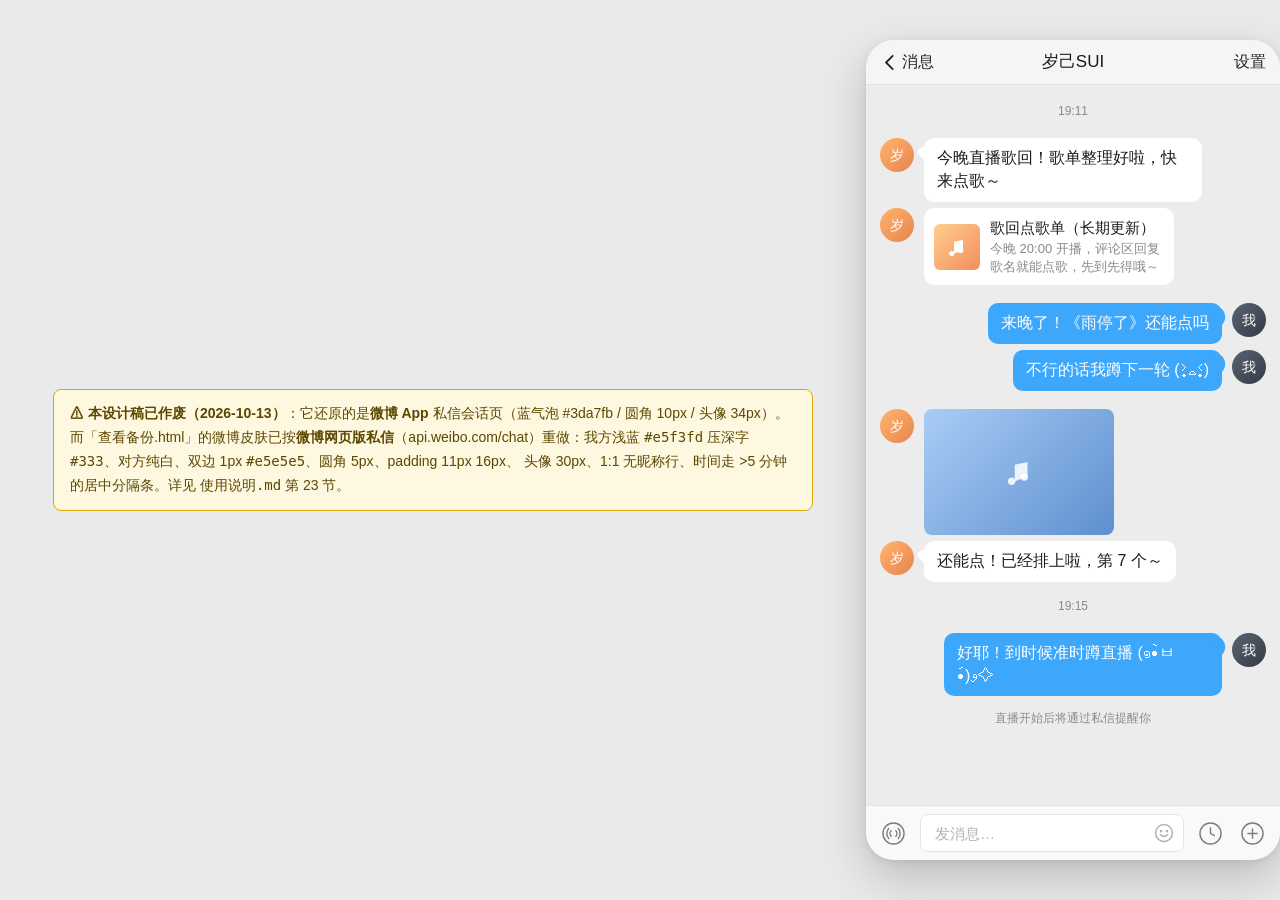
<file: 文档/仿微博聊天页-设计稿.html>
<!DOCTYPE html>
<html lang="zh-CN">
<head>
<meta charset="utf-8">
<meta name="viewport" content="width=device-width, initial-scale=1, viewport-fit=cover">
<title>微博私信 · 会话页设计稿</title>
<!--
  仿微博私信会话页（设计稿 / 可直接打开预览，零依赖、离线可用）
  ══════════════════════════════════════════════════════════════
  视觉规格全部来自一手证据，不是凭印象画的：
  · 微博 UDC《新版微博App聊天界面优化经验总结》（uisdc.com/?p=201714）
    - 我方气泡 = 微博蓝，微信才是绿；旧版微博的绿气泡已在新版弃用
    - 圆角 = 单行气泡高度的 1/4；气泡角平滑、与头像关联，不是尖锐三角
    - 间距分两级：同侧连发小间距、换人大间距（"间距关系从一种新增至两种"）
    - 气泡与头像、气泡角与头像的间距 = 1 个单位
  · 官方定稿截图逐像素取色（_ref/wbim/u28.jpg）：
    - 我方蓝 #3da7fb（实测 mode #3ea8fc/#3da7fb）
    - 聊天背景 #ececec；导航栏 #f5f5f5（比聊天区浅）+ 底部发丝线
    - 输入栏 #f9f9f9 + 顶部发丝线，输入框纯白描边圆角
    - 导航文字纯黑（#000 实测）；头像正圆 ≈34pt；气泡/头像间距 ≈10pt
  · 微博橙（#ff8200）：属于信息流/品牌层。会话页 chrome（导航、气泡、输入栏）
    官方截图中**完全不用橙** —— 这正是微博私信与"橙色=微博"刻板印象的区别。
  · 唯一一处偏离原站：时间分割线原站灰度极浅（#ececec 底上约 1.6:1），
    按"保形状、换可读色"纪律调成 #8a8a8a（≈2.5:1）。
  · 明确避开的微信特征：绿色气泡、纯白导航栏、胶囊底色时间条、
    尖锐三角气泡角、方头像。
-->
<style>
  :root{
    --wb-blue:#3da7fb;      /* 我方气泡：微博蓝（取自官方定稿图） */
    --chat-bg:#ececec;      /* 聊天背景 */
    --nav-bg:#f5f5f5;       /* 导航栏：比聊天区浅一档，不是纯白 */
    --bar-bg:#f9f9f9;       /* 输入栏底 */
    --peer:#ffffff;         /* 对方气泡：纯白 */
    --ink:#1a1a1a;          /* 正文黑 */
    --nav-ink:#262626;      /* 导航字 */
    --muted:#8a8a8a;        /* 时间/描述灰（可读性修正后） */
    --line:#e2e2e2;         /* 发丝线 */
    --icon:#7d7d7d;         /* 输入栏线性图标 */
    --av:34px;              /* 头像尺寸 */
    --gap:10px;             /* 气泡与头像间距（官方：1 个单位） */
  }
  *{box-sizing:border-box;-webkit-tap-highlight-color:transparent}
  html,body{height:100%}
  body{
    margin:0;
    background:#e9eaec;
    font:16px/1.45 -apple-system,BlinkMacSystemFont,"PingFang SC","Hiragino Sans GB","Microsoft YaHei",sans-serif;
    display:flex;justify-content:center;align-items:center;
  }
  /* 手机画框：移动端全屏，桌面端居中成机身 */
  .phone{
    width:100%;max-width:414px;height:100dvh;
    background:var(--chat-bg);
    display:flex;flex-direction:column;overflow:hidden;
  }
  @media (min-width:480px){
    .phone{
      height:min(820px,calc(100dvh - 56px));
      border-radius:28px;
      box-shadow:0 18px 48px rgba(0,0,0,.20),0 2px 8px rgba(0,0,0,.08);
    }
  }

  /* ── 顶部导航栏：三段式，左「‹ 消息」连体返回 ─────────────── */
  .nav{
    position:relative;flex:none;
    height:45px;display:flex;align-items:center;
    padding:0 14px;gap:8px;
    background:var(--nav-bg);           /* 与聊天区同族浅灰，非纯白 */
    border-bottom:1px solid var(--line);
  }
  .nav .back{
    display:flex;align-items:center;gap:1px;
    border:0;background:none;padding:0;
    font-size:16px;color:var(--nav-ink);cursor:pointer;
  }
  .nav .back svg{width:21px;height:21px;display:block}
  .nav .t{
    position:absolute;left:50%;transform:translateX(-50%);
    margin:0;font-size:17px;font-weight:500;color:var(--ink);
    max-width:46%;white-space:nowrap;overflow:hidden;text-overflow:ellipsis;
  }
  .nav .act{
    margin-left:auto;border:0;background:none;padding:0;
    font-size:16px;color:var(--nav-ink);cursor:pointer;
  }

  /* ── 消息区 ─────────────────────────────────────────────── */
  #chat{flex:1;overflow-y:auto;padding:2px 14px 16px;scrollbar-width:thin}
  .row{display:flex;align-items:flex-start;gap:var(--gap);margin-top:18px}  /* 换人：大间距 */
  .row.g{margin-top:6px}                                                    /* 同侧连发：小间距 */
  .row.me{flex-direction:row-reverse}
  .av{
    flex:none;width:var(--av);height:var(--av);border-radius:50%;   /* 正圆头像 */
    display:flex;align-items:center;justify-content:center;
    font-size:14px;color:#fff;user-select:none;
  }
  .peer .av{background:linear-gradient(135deg,#ffb56b,#e8834f)}
  .me   .av{background:linear-gradient(135deg,#5a6472,#333a44)}
  .col{min-width:0;max-width:72%;display:flex;flex-direction:column}
  .me .col{align-items:flex-end}

  .bubble{
    position:relative;
    padding:9px 13px;border-radius:10px;      /* 官方：圆角≈单行高度的 1/4 */
    font-size:16px;line-height:1.42;
    word-break:break-word;
  }
  /* 气泡角：平滑小弧角（旋转圆角方块），非微信式尖锐三角 */
  .row .bubble.b::before{
    content:"";position:absolute;top:7px;width:14px;height:14px;
    background:inherit;border-radius:3px;transform:rotate(45deg);
  }
  .row.me   .bubble.b::before{right:-5px;border-top-right-radius:13px}
  .row.peer .bubble.b::before{left:-5px;border-top-left-radius:13px}
  .peer .bubble.b{background:var(--peer);color:var(--ink)}
  .me   .bubble.b{background:var(--wb-blue);color:#fff}

  /* 链接卡片：白底圆角卡 + 左缩略图（官方定稿中的 海淘派/音乐 卡样式） */
  .card{
    display:flex;gap:10px;align-items:center;
    background:var(--peer);border-radius:10px;padding:10px;
    width:250px;max-width:100%;
  }
  .card .thumb{
    flex:none;width:46px;height:46px;border-radius:6px;
    background:linear-gradient(135deg,#ffcf8f,#f28d5d);
    display:flex;align-items:center;justify-content:center;color:#fff;
  }
  .card .tt{font-size:15px;font-weight:500;color:var(--ink);line-height:1.3}
  .card .ds{
    font-size:13px;color:var(--muted);line-height:1.35;margin-top:3px;
    display:-webkit-box;-webkit-line-clamp:2;-webkit-box-orient:vertical;overflow:hidden;
  }

  /* 图片消息：裸图圆角，不套气泡（官方定稿如此） */
  .pic{
    width:190px;height:126px;border-radius:8px;
    background:linear-gradient(135deg,#a8cdf5,#5f8fd0);
    display:flex;align-items:center;justify-content:center;color:rgba(255,255,255,.85);
  }

  /* 时间 / 系统提示：居中细字、无胶囊底色（微信式胶囊是明确避开项） */
  .time,.sys{
    text-align:center;font-size:12px;color:var(--muted);
    margin:16px 0 2px;user-select:none;
  }
  .sys{margin-top:14px}

  /* ── 底部输入栏：语音 · 输入框(内嵌表情) · 时钟 · ⊕ ────────── */
  .bar{
    flex:none;display:flex;align-items:center;gap:11px;
    padding:8px 12px calc(8px + env(safe-area-inset-bottom));
    background:var(--bar-bg);border-top:1px solid var(--line);
  }
  .bar .ibtn{
    flex:none;width:31px;height:31px;padding:0;border:0;background:none;
    color:var(--icon);cursor:pointer;display:flex;align-items:center;justify-content:center;
  }
  .bar .ibtn svg{width:27px;height:27px;display:block}
  .field{
    flex:1;min-width:0;height:38px;display:flex;align-items:center;
    background:#fff;border:1px solid #e4e4e4;border-radius:8px;padding:0 8px 0 12px;
  }
  .field input{
    flex:1;min-width:0;border:0;outline:none;background:none;
    font-size:15px;color:var(--ink);
  }
  .field input::placeholder{color:#b3b3b3}
  .field svg{flex:none;width:22px;height:22px;color:#b3b3b3}
</style>
</head>
<body>
<!--
  ══════════════════════════════════════════════════════════════
  ⚠⚠ 本设计稿已于 2026-10-13 作废（保留只为留证据链，别再照它改代码）
  ══════════════════════════════════════════════════════════════
  它照的是**微博 App** 私信会话页（UDC 文章 + 官方定稿截图）：
    我方蓝气泡 #3da7fb、白字、圆角 10px、头像 34px、聊天底 #ececec。
  而用户要的是**微博网页版**私信（https://api.weibo.com/chat）。一手实测（2026-10-13）：
    我方浅蓝 #e5f3fd 压深字 #333、对方纯白 #fff 压 #333；
    两边都描 1px solid #e5e5e5、圆角 5px、padding 11px 16px、正文 14px/20px；
    气泡 max-width 390px（fit-content）、头像 30px 正圆、气泡↔头像 11px、消息行 8px；
    气泡角 = 5px 边框拼出的直角小三角（top:15px，探出约 8px）；
    1:1 会话**没有昵称行**（原站只有群聊才画）；
    时间 = 居中 12px 细字分隔条，间隔 > 5 分钟或每日首条才出（isshowmsgtime / formatDate）；
    侧栏 = 深色会话列表 #33353a，聊天区白底。
  查看备份.html 的微博皮肤已按上面这套网页版规格重做，验收在
  scripts/_explore/verify_skin.mjs 第 3 节 + _probe_shot_skin.mjs。
-->
<div style="margin:14px auto;max-width:760px;padding:12px 16px;border:1px solid #e0a800;background:#fff8e1;color:#5c4700;font:14px/1.7 -apple-system,'Segoe UI','Microsoft YaHei',sans-serif;border-radius:8px">
  <b>⚠ 本设计稿已作废（2026-10-13）</b>：它还原的是<b>微博 App</b> 私信会话页（蓝气泡 #3da7fb / 圆角 10px / 头像 34px）。
  而「查看备份.html」的微博皮肤已按<b>微博网页版私信</b>（api.weibo.com/chat）重做：我方浅蓝
  <code>#e5f3fd</code> 压深字 <code>#333</code>、对方纯白、双边 1px <code>#e5e5e5</code>、圆角 5px、padding 11px 16px、
  头像 30px、1:1 无昵称行、时间走 &gt;5 分钟的居中分隔条。详见 <code>使用说明.md</code> 第 23 节。
</div>
<div class="phone">

  <header class="nav">
    <button class="back" type="button" aria-label="返回消息列表">
      <svg viewBox="0 0 24 24" fill="none" stroke="currentColor" stroke-width="2.2" stroke-linecap="round" stroke-linejoin="round"><path d="M14.5 4.5 7 12l7.5 7.5"/></svg>消息
    </button>
    <h1 class="t">岁己SUI</h1>
    <button class="act" type="button">设置</button>
  </header>

  <main id="chat" aria-label="聊天内容"></main>

  <footer class="bar">
    <button class="ibtn" type="button" aria-label="语音输入">
      <svg viewBox="0 0 32 32" fill="none" stroke="currentColor" stroke-width="1.7" stroke-linecap="round">
        <circle cx="16" cy="16" r="12.5"/>
        <path d="M13.2 12.8a4.6 4.6 0 0 0 0 6.4M10.4 10.2a8.4 8.4 0 0 0 0 11.6"/>
        <path d="M18.8 12.8a4.6 4.6 0 0 1 0 6.4M21.6 10.2a8.4 8.4 0 0 1 0 11.6"/>
      </svg>
    </button>
    <div class="field">
      <input type="text" placeholder="发消息…" aria-label="输入消息">
      <svg viewBox="0 0 24 24" fill="none" stroke="currentColor" stroke-width="1.7" stroke-linecap="round">
        <circle cx="12" cy="12" r="9.2"/><circle cx="8.8" cy="10" r="0.6" fill="currentColor"/><circle cx="15.2" cy="10" r="0.6" fill="currentColor"/>
        <path d="M8.2 13.8a4.8 4.8 0 0 0 7.6 0"/>
      </svg>
    </div>
    <button class="ibtn" type="button" aria-label="聊天记录">
      <svg viewBox="0 0 32 32" fill="none" stroke="currentColor" stroke-width="1.7" stroke-linecap="round" stroke-linejoin="round">
        <circle cx="16" cy="16" r="12.5"/><path d="M16 9.5V16l4.6 2.6"/>
      </svg>
    </button>
    <button class="ibtn" type="button" aria-label="更多功能">
      <svg viewBox="0 0 32 32" fill="none" stroke="currentColor" stroke-width="1.7" stroke-linecap="round">
        <circle cx="16" cy="16" r="12.5"/><path d="M16 10.5v11M10.5 16h11"/>
      </svg>
    </button>
  </footer>
</div>

<script>
/* 模拟对话数据（演示用，与备份工具数据完全无关） */
const ME_AV = '我', PEER_AV = '岁';
const MSGS = [
  { k:'time', t:'19:11' },
  { k:'text', side:'peer', name:PEER_AV, txt:'今晚直播歌回！歌单整理好啦，快来点歌～' },
  { k:'card', side:'peer', name:PEER_AV,
    title:'歌回点歌单（长期更新）', desc:'今晚 20:00 开播，评论区回复歌名就能点歌，先到先得哦～' },
  { k:'text', side:'me', name:ME_AV, txt:'来晚了！《雨停了》还能点吗' },
  { k:'text', side:'me', name:ME_AV, txt:'不行的话我蹲下一轮 (˃̣̣̥⌓˂̣̣̥)' },
  { k:'pic',  side:'peer', name:PEER_AV },
  { k:'text', side:'peer', name:PEER_AV, txt:'还能点！已经排上啦，第 7 个～' },
  { k:'time', t:'19:15' },
  { k:'text', side:'me', name:ME_AV, txt:'好耶！到时候准时蹲直播 (๑•̀ㅂ•́)و✧' },
  { k:'sys',  t:'直播开始后将通过私信提醒你' },
];

const chat = document.getElementById('chat');
let prevSide = null;
for (const m of MSGS) {
  if (m.k === 'time' || m.k === 'sys') {
    const d = document.createElement('div');
    d.className = m.k; d.textContent = m.t;
    chat.appendChild(d); prevSide = null;           /* 分隔线后重新开组 */
    continue;
  }
  const row = document.createElement('div');
  row.className = 'row ' + m.side + (m.side === prevSide ? ' g' : '');
  const av = document.createElement('div');
  av.className = 'av'; av.textContent = m.name;
  const col = document.createElement('div'); col.className = 'col';
  if (m.k === 'text') {
    const b = document.createElement('div');
    b.className = 'bubble b'; b.textContent = m.txt;
    col.appendChild(b);
  } else if (m.k === 'card') {
    const c = document.createElement('div'); c.className = 'card';
    c.innerHTML =
      '<div class="thumb"><svg width="24" height="24" viewBox="0 0 24 24" fill="currentColor">' +
      '<path d="M9 18.5V6.8l9-1.8v10.5"/>' +
      '<circle cx="6.8" cy="18.5" r="2.6"/><circle cx="15.8" cy="15.5" r="2.6"/></svg></div>' +
      '<div><div class="tt"></div><div class="ds"></div></div>';
    c.querySelector('.tt').textContent = m.title;
    c.querySelector('.ds').textContent = m.desc;
    col.appendChild(c);
  } else if (m.k === 'pic') {
    const p = document.createElement('div'); p.className = 'pic';
    p.innerHTML = '<svg width="34" height="34" viewBox="0 0 24 24" fill="currentColor">' +
      '<path d="M9 18.5V6.8l9-1.8v10.5"/>' +
      '<circle cx="6.8" cy="18.5" r="2.6"/><circle cx="15.8" cy="15.5" r="2.6"/></svg>';
    col.appendChild(p);
  }
  row.appendChild(av); row.appendChild(col);
  chat.appendChild(row);
  prevSide = m.side;
}
chat.scrollTop = chat.scrollHeight;
</script>
</body>
</html>
</file>
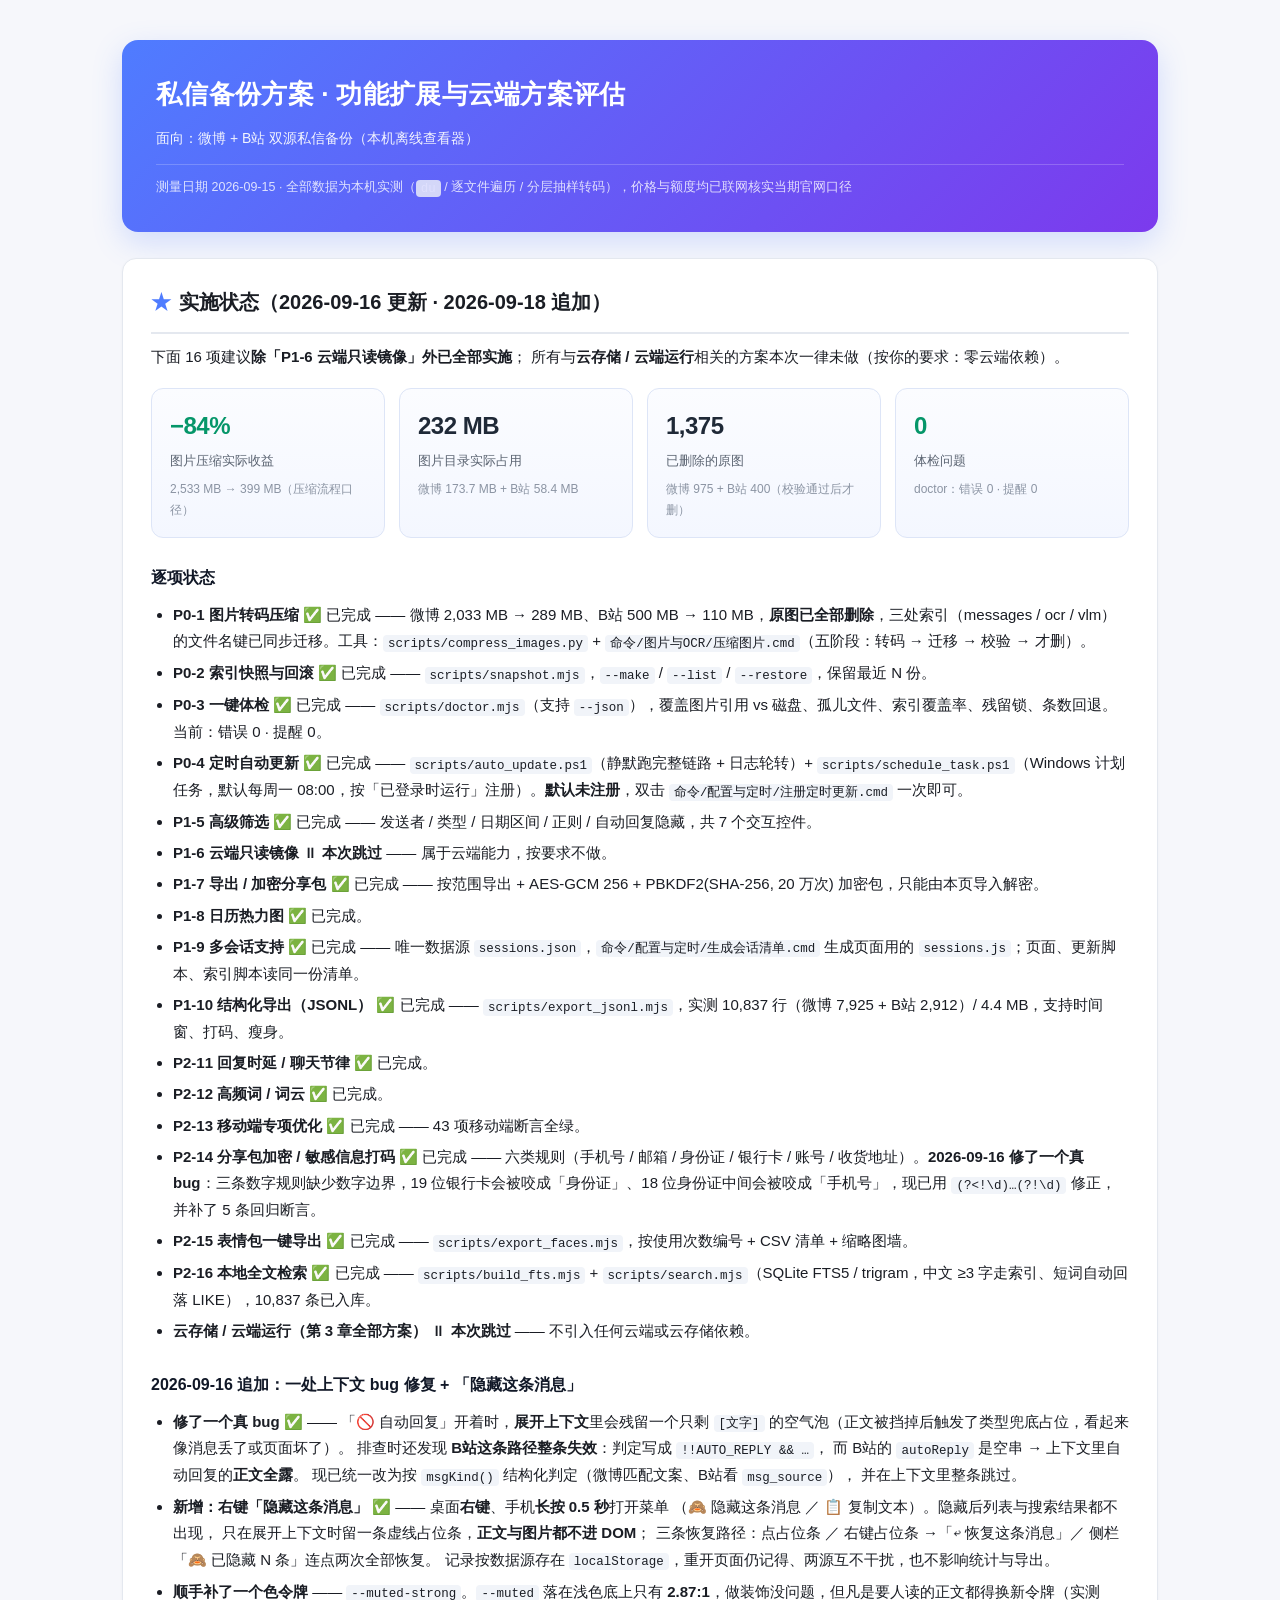
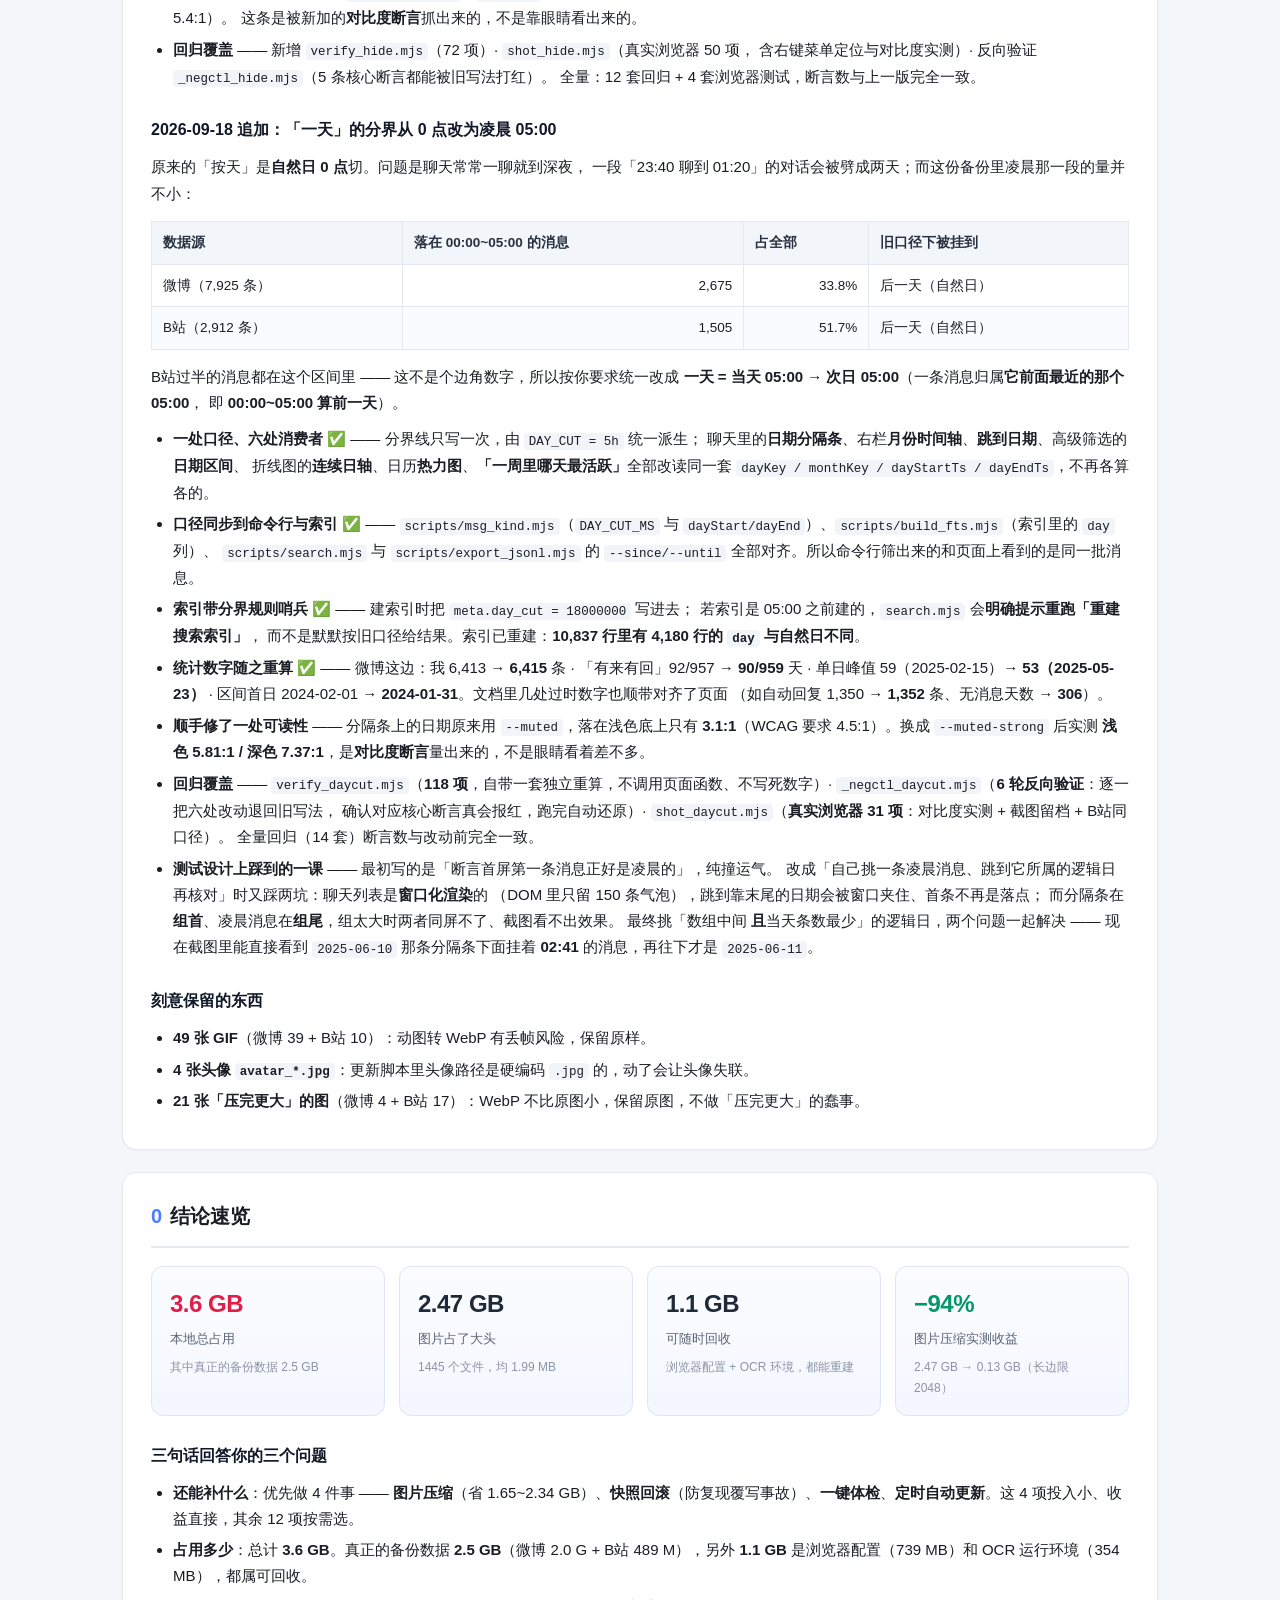
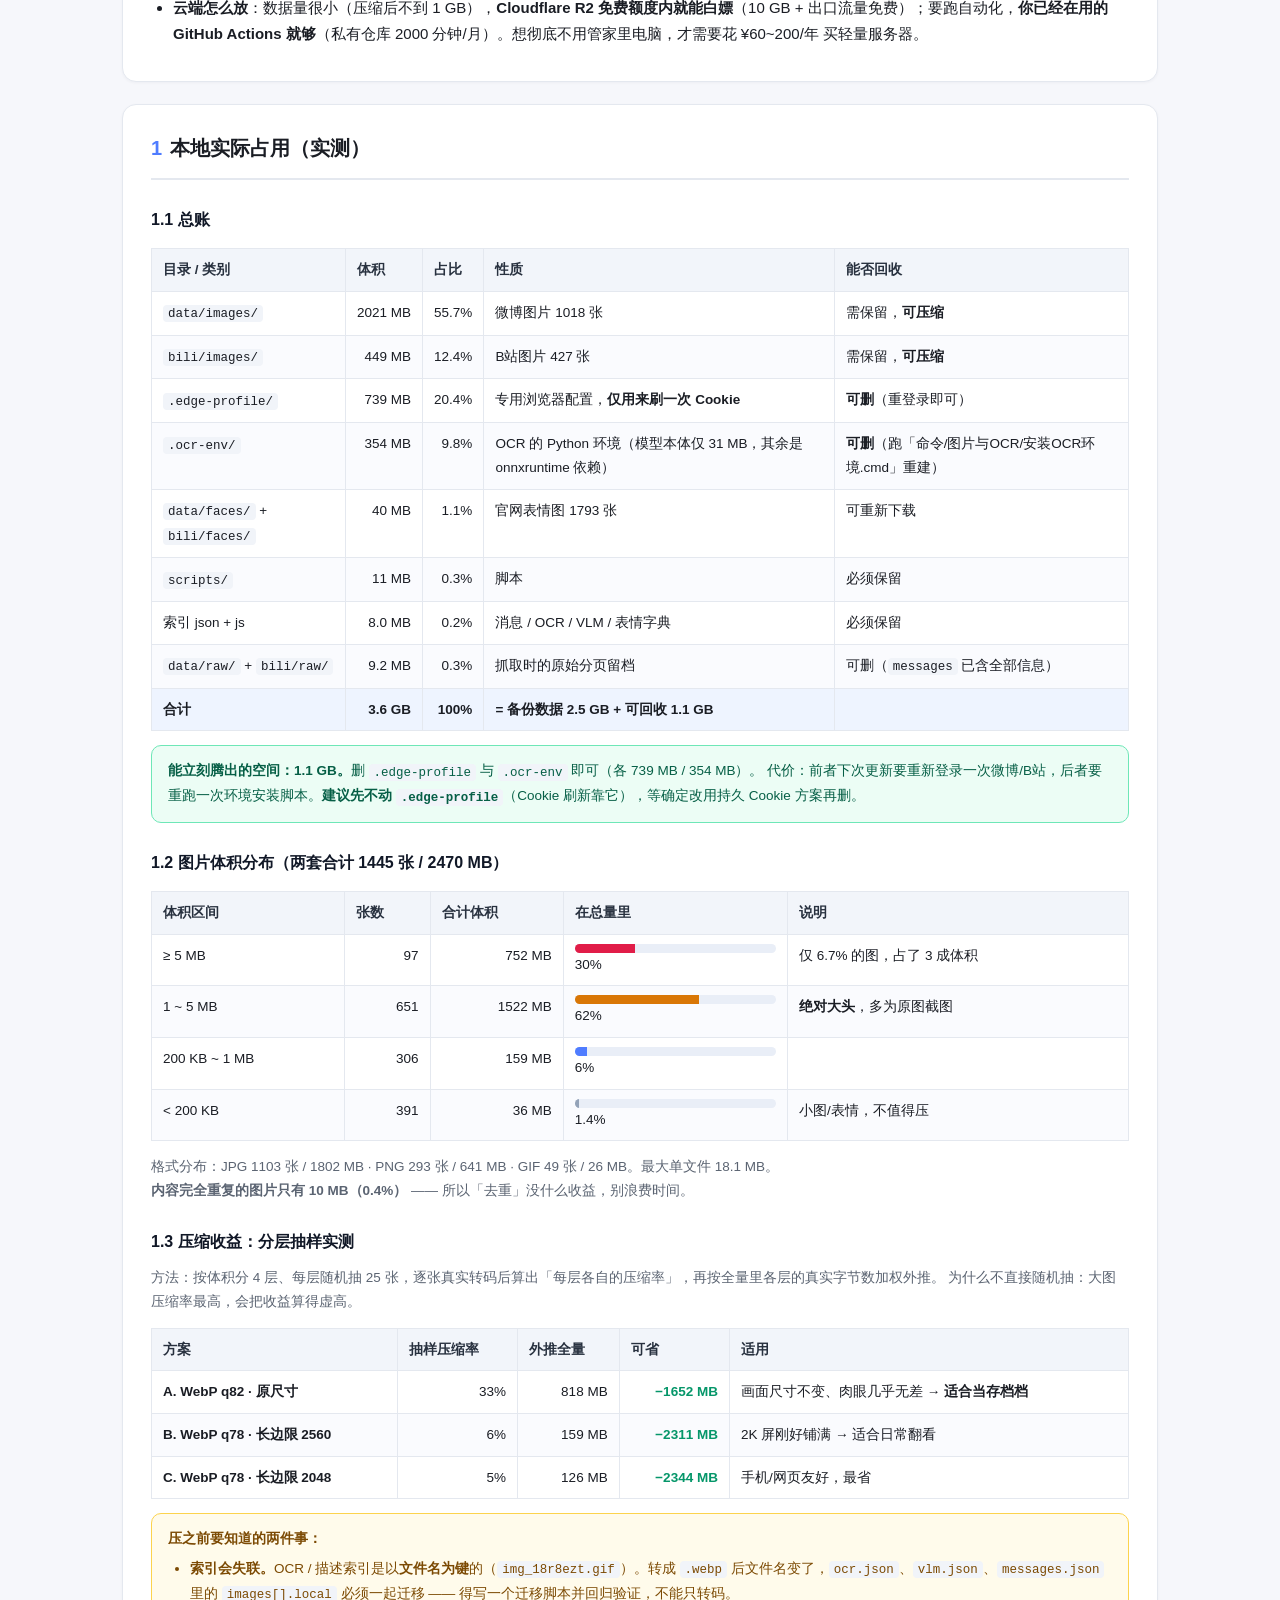
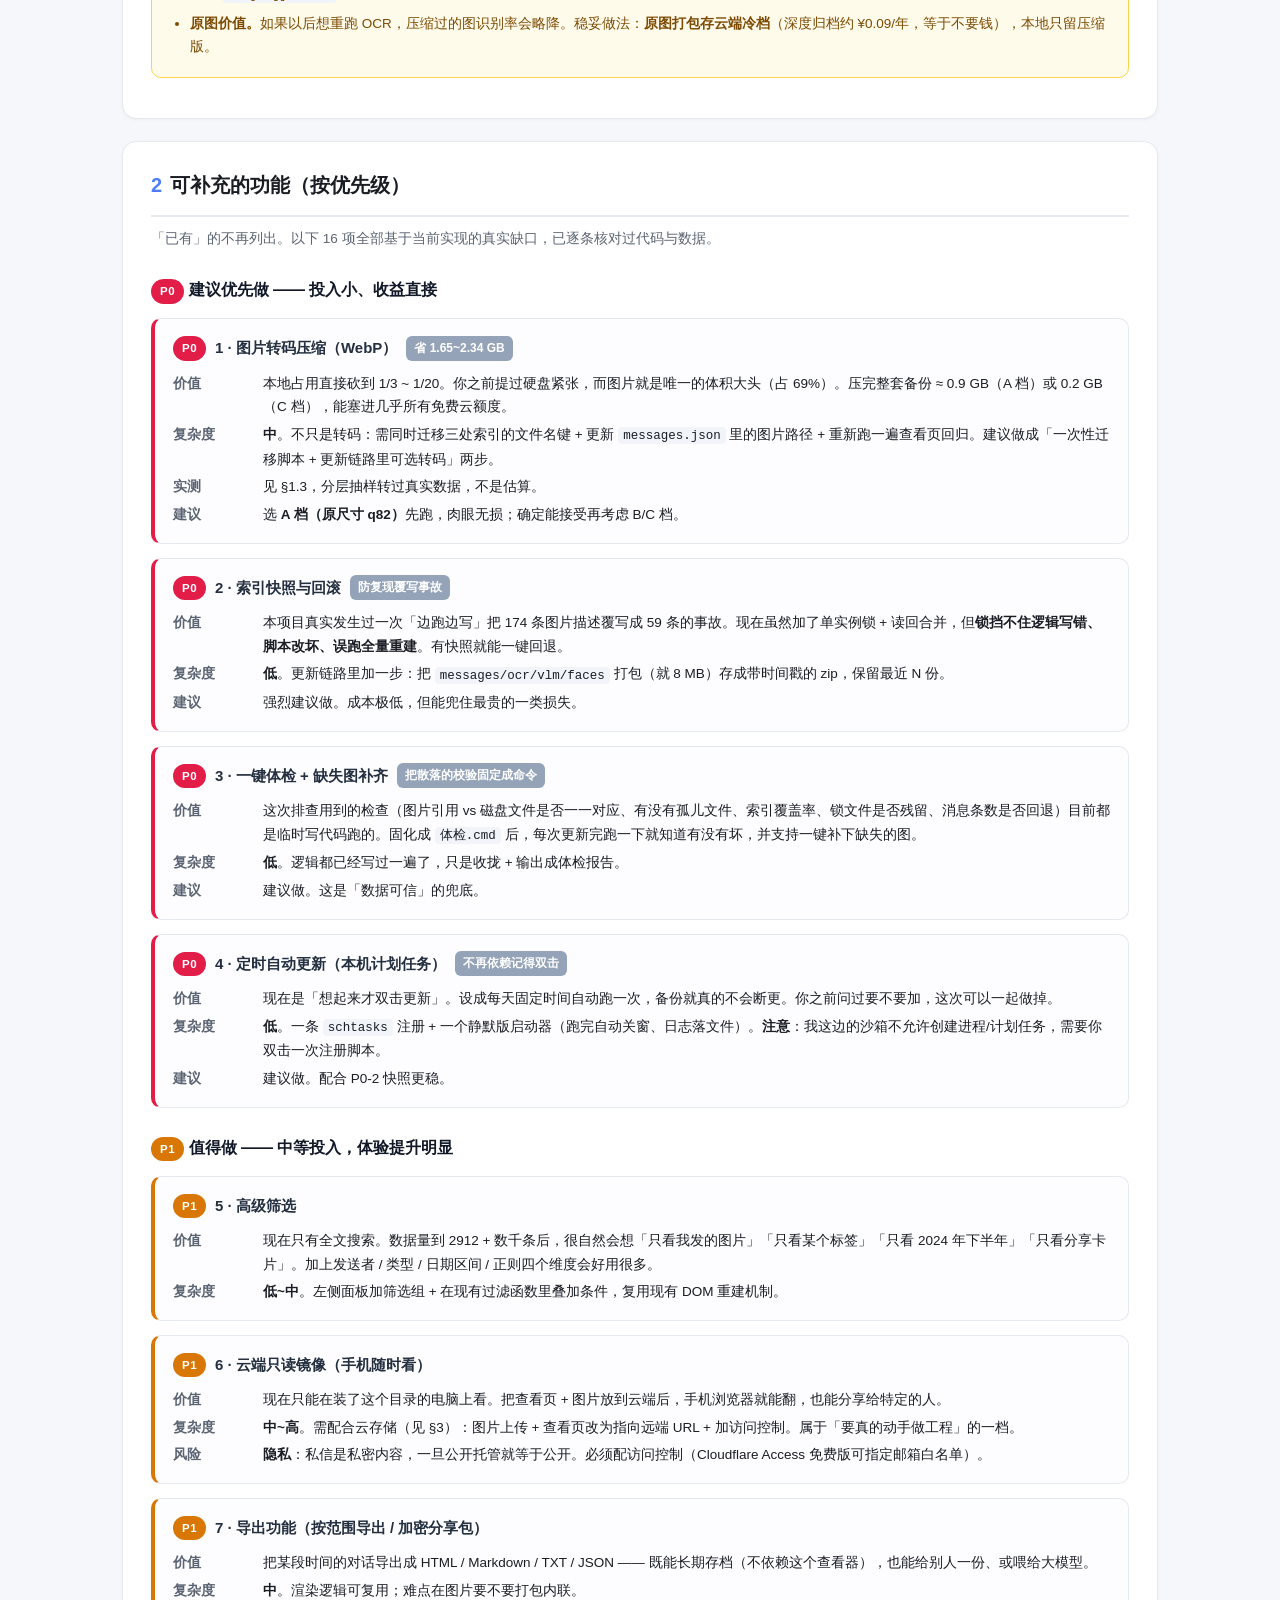
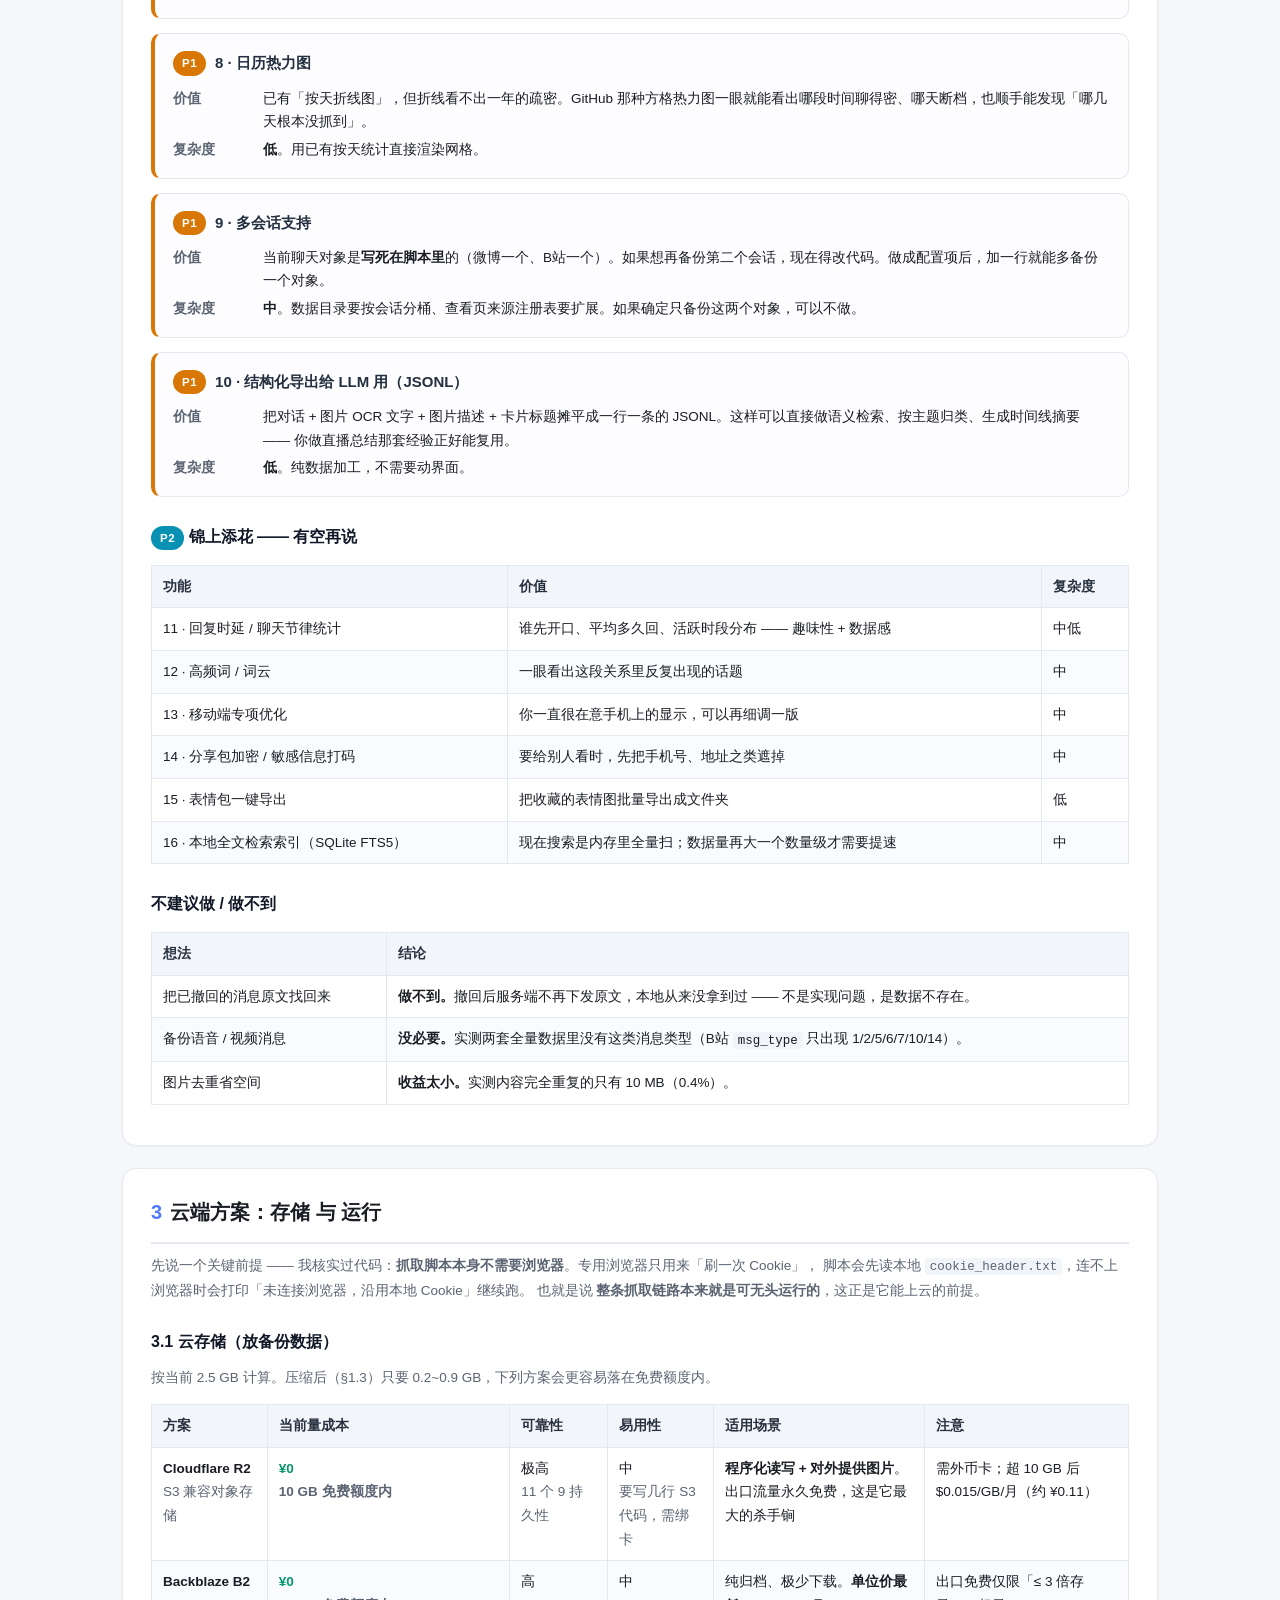
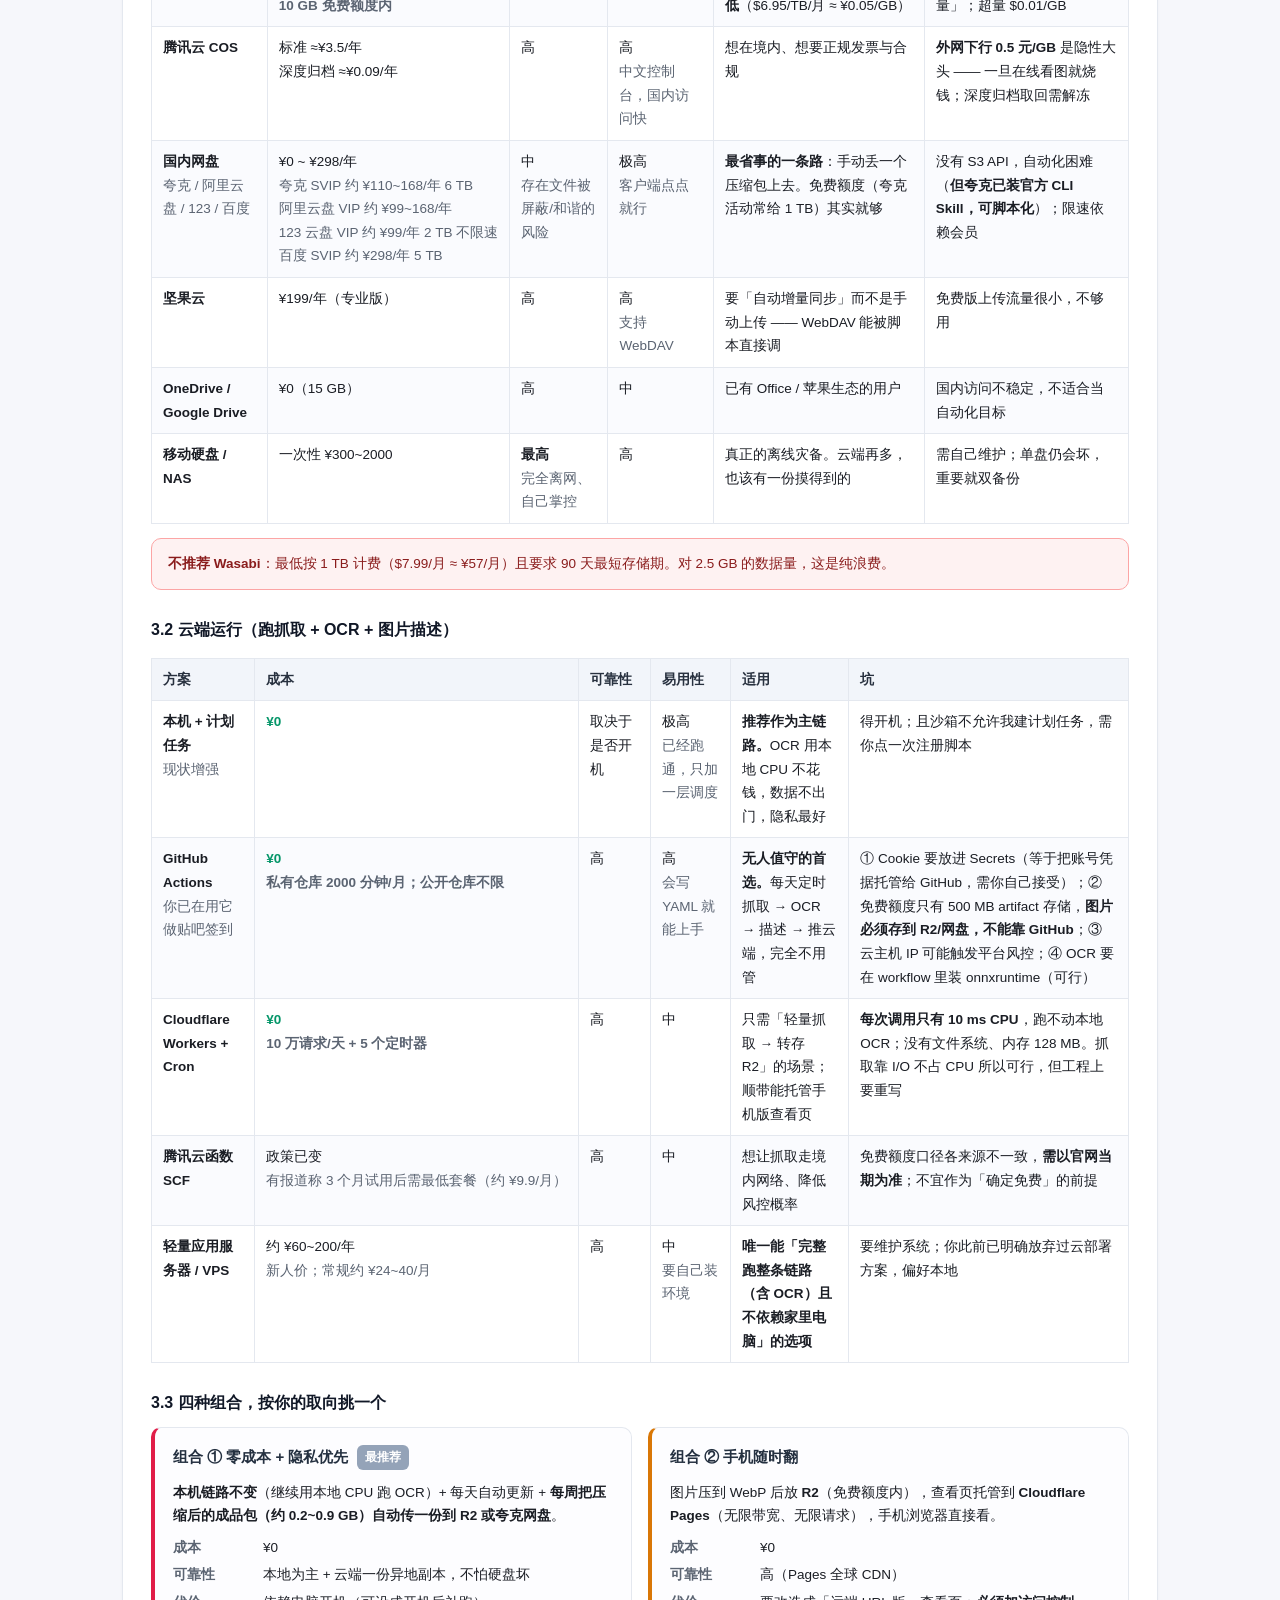
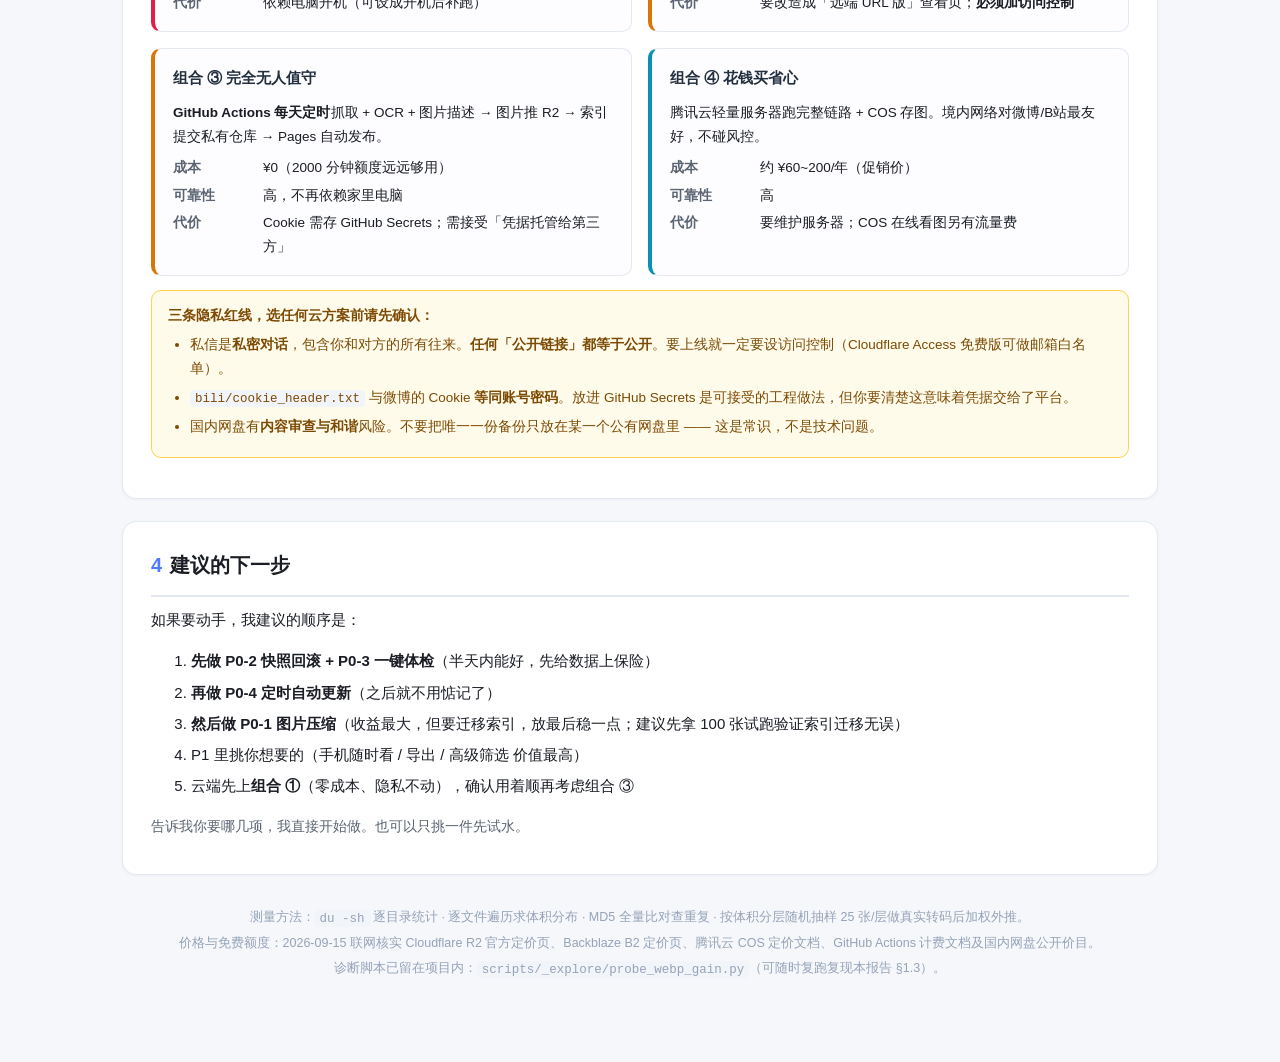
<file: 文档/方案评估报告.html>
<!DOCTYPE html>
<html lang="zh-CN">
<head>
<meta charset="utf-8">
<meta name="viewport" content="width=device-width,initial-scale=1">
<title>私信备份方案 · 功能扩展与云端方案评估</title>
<style>
  :root{
    --bg:#f6f7fb; --card:#fff; --text:#1a1d24; --muted:#5b6472; --line:#e4e8ef;
    --accent:#4f7cff; --accent2:#7c3aed;
    --p0:#e11d48; --p1:#d97706; --p2:#0891b2;
    --ok:#059669; --warn:#b45309; --bad:#dc2626;
    --code-bg:#f1f4f9;
  }
  *{box-sizing:border-box}
  body{
    margin:0; background:var(--bg); color:var(--text);
    font:15px/1.75 -apple-system,BlinkMacSystemFont,"Segoe UI","Microsoft YaHei","PingFang SC",sans-serif;
    -webkit-font-smoothing:antialiased;
  }
  .wrap{max-width:1080px; margin:0 auto; padding:40px 22px 80px}
  header.top{
    background:linear-gradient(135deg,#4f7cff 0%,#7c3aed 100%);
    color:#fff; border-radius:16px; padding:32px 34px; margin-bottom:26px;
    box-shadow:0 10px 30px rgba(79,124,255,.22);
  }
  header.top h1{margin:0 0 8px; font-size:26px; letter-spacing:.3px}
  header.top p{margin:0; opacity:.92; font-size:14px}
  header.top .meta{margin-top:14px; font-size:12.5px; opacity:.8; border-top:1px solid rgba(255,255,255,.25); padding-top:12px}

  section{background:var(--card); border:1px solid var(--line); border-radius:14px; padding:26px 28px; margin-bottom:22px; box-shadow:0 1px 3px rgba(16,24,40,.04)}
  h2{font-size:20px; margin:0 0 4px; padding-bottom:12px; border-bottom:2px solid var(--line)}
  h2 .num{color:var(--accent); font-weight:800; margin-right:8px}
  h3{font-size:16px; margin:26px 0 10px; color:#111827}
  h4{font-size:14.5px; margin:18px 0 8px; color:#243040}
  p{margin:10px 0}
  .sub{color:var(--muted); font-size:13.5px}

  /* 结论卡 */
  .kpis{display:grid; grid-template-columns:repeat(auto-fit,minmax(210px,1fr)); gap:14px; margin:18px 0 4px}
  .kpi{background:linear-gradient(180deg,#fbfcff,#f4f7ff); border:1px solid #dde5f7; border-radius:12px; padding:16px 18px}
  .kpi .v{font-size:24px; font-weight:800; color:#1f2937; letter-spacing:-.5px}
  .kpi .v.big{color:var(--p0)}
  .kpi .k{font-size:12.5px; color:var(--muted); margin-top:4px}
  .kpi .n{font-size:12px; color:#8b94a3; margin-top:6px}

  table{width:100%; border-collapse:collapse; margin:14px 0; font-size:13.5px}
  th,td{padding:9px 11px; border:1px solid var(--line); text-align:left; vertical-align:top}
  th{background:#f2f5fa; font-weight:650; color:#28313f; white-space:nowrap}
  tbody tr:nth-child(even){background:#fafbfe}
  td.num{text-align:right; font-variant-numeric:tabular-nums; white-space:nowrap}
  .nowrap{white-space:nowrap}
  code{background:var(--code-bg); padding:1.5px 5px; border-radius:4px; font-size:12.5px; font-family:ui-monospace,Consolas,"Courier New",monospace}

  .badge{display:inline-block; padding:2px 9px; border-radius:999px; font-size:11.5px; font-weight:700; color:#fff; letter-spacing:.5px}
  .b-p0{background:var(--p0)} .b-p1{background:var(--p1)} .b-p2{background:var(--p2)}

  .item{border:1px solid var(--line); border-left:4px solid var(--accent); border-radius:10px; padding:16px 18px; margin:14px 0; background:#fdfdff}
  .item.p0{border-left-color:var(--p0)}
  .item.p1{border-left-color:var(--p1)}
  .item.p2{border-left-color:var(--p2)}
  .item h4{margin:0 0 10px; font-size:15px; display:flex; align-items:center; gap:9px; flex-wrap:wrap}
  .item .row{display:grid; grid-template-columns:78px 1fr; gap:4px 12px; font-size:13.5px; margin-top:6px}
  .item .row .lb{color:var(--muted); font-weight:600}
  .tagline{font-size:12px; color:#fff; background:#94a3b8; padding:2px 8px; border-radius:6px; font-weight:600}

  .note{border-radius:10px; padding:13px 16px; margin:14px 0; font-size:13.5px; border:1px solid}
  .note.warn{background:#fffbeb; border-color:#fcd34d; color:#7c4a03}
  .note.bad{background:#fef2f2; border-color:#fca5a5; color:#8a1c1c}
  .note.ok{background:#ecfdf5; border-color:#6ee7b7; color:#065f46}
  .note b{font-weight:750}

  ul{margin:8px 0; padding-left:22px}
  li{margin:5px 0}
  .two{display:grid; grid-template-columns:1fr 1fr; gap:16px}
  @media(max-width:820px){.two{grid-template-columns:1fr}}
  footer{text-align:center; color:#94a3b8; font-size:12.5px; margin-top:30px; line-height:2}
  .bar{height:9px; background:#e9eef7; border-radius:999px; overflow:hidden; display:flex; min-width:110px}
  .bar i{display:block; height:100%}
  hr{border:0; border-top:1px dashed var(--line); margin:22px 0}
</style>
</head>
<body>
<div class="wrap">

<header class="top">
  <h1>私信备份方案 · 功能扩展与云端方案评估</h1>
  <p>面向：微博 + B站 双源私信备份（本机离线查看器）</p>
  <div class="meta">
    测量日期 2026-09-15 · 全部数据为本机实测（<code>du</code> / 逐文件遍历 / 分层抽样转码），价格与额度均已联网核实当期官网口径
  </div>
</header>

<!-- ============ 实施状态（2026-09-16 更新） ============ -->
<section>
  <h2><span class="num">★</span>实施状态（2026-09-16 更新 · 2026-09-18 追加）</h2>
  <p>下面 16 项建议<strong>除「P1-6 云端只读镜像」外已全部实施</strong>；
     所有与<strong>云存储 / 云端运行</strong>相关的方案本次一律未做（按你的要求：零云端依赖）。</p>

  <div class="kpis">
    <div class="kpi">
      <div class="v big" style="color:var(--ok)">−84%</div>
      <div class="k">图片压缩实际收益</div>
      <div class="n">2,533 MB → 399 MB（压缩流程口径）</div>
    </div>
    <div class="kpi">
      <div class="v">232 MB</div>
      <div class="k">图片目录实际占用</div>
      <div class="n">微博 173.7 MB + B站 58.4 MB</div>
    </div>
    <div class="kpi">
      <div class="v">1,375</div>
      <div class="k">已删除的原图</div>
      <div class="n">微博 975 + B站 400（校验通过后才删）</div>
    </div>
    <div class="kpi">
      <div class="v" style="color:var(--ok)">0</div>
      <div class="k">体检问题</div>
      <div class="n">doctor：错误 0 · 提醒 0</div>
    </div>
  </div>

  <h3>逐项状态</h3>
  <ul>
    <li><b>P0-1 图片转码压缩</b> ✅ 已完成 —— 微博 2,033 MB → 289 MB、B站 500 MB → 110 MB，<b>原图已全部删除</b>，三处索引（messages / ocr / vlm）的文件名键已同步迁移。工具：<code>scripts/compress_images.py</code> + <code>命令/图片与OCR/压缩图片.cmd</code>（五阶段：转码 → 迁移 → 校验 → 才删）。</li>
    <li><b>P0-2 索引快照与回滚</b> ✅ 已完成 —— <code>scripts/snapshot.mjs</code>，<code>--make</code> / <code>--list</code> / <code>--restore</code>，保留最近 N 份。</li>
    <li><b>P0-3 一键体检</b> ✅ 已完成 —— <code>scripts/doctor.mjs</code>（支持 <code>--json</code>），覆盖图片引用 vs 磁盘、孤儿文件、索引覆盖率、残留锁、条数回退。当前：错误 0 · 提醒 0。</li>
    <li><b>P0-4 定时自动更新</b> ✅ 已完成 —— <code>scripts/auto_update.ps1</code>（静默跑完整链路 + 日志轮转）+ <code>scripts/schedule_task.ps1</code>（Windows 计划任务，默认每周一 08:00，按「已登录时运行」注册）。<b>默认未注册</b>，双击 <code>命令/配置与定时/注册定时更新.cmd</code> 一次即可。</li>
    <li><b>P1-5 高级筛选</b> ✅ 已完成 —— 发送者 / 类型 / 日期区间 / 正则 / 自动回复隐藏，共 7 个交互控件。</li>
    <li><b>P1-6 云端只读镜像</b> ⏸ <b>本次跳过</b> —— 属于云端能力，按要求不做。</li>
    <li><b>P1-7 导出 / 加密分享包</b> ✅ 已完成 —— 按范围导出 + AES-GCM 256 + PBKDF2(SHA-256, 20 万次) 加密包，只能由本页导入解密。</li>
    <li><b>P1-8 日历热力图</b> ✅ 已完成。</li>
    <li><b>P1-9 多会话支持</b> ✅ 已完成 —— 唯一数据源 <code>sessions.json</code>，<code>命令/配置与定时/生成会话清单.cmd</code> 生成页面用的 <code>sessions.js</code>；页面、更新脚本、索引脚本读同一份清单。</li>
    <li><b>P1-10 结构化导出（JSONL）</b> ✅ 已完成 —— <code>scripts/export_jsonl.mjs</code>，实测 10,837 行（微博 7,925 + B站 2,912）/ 4.4 MB，支持时间窗、打码、瘦身。</li>
    <li><b>P2-11 回复时延 / 聊天节律</b> ✅ 已完成。</li>
    <li><b>P2-12 高频词 / 词云</b> ✅ 已完成。</li>
    <li><b>P2-13 移动端专项优化</b> ✅ 已完成 —— 43 项移动端断言全绿。</li>
    <li><b>P2-14 分享包加密 / 敏感信息打码</b> ✅ 已完成 —— 六类规则（手机号 / 邮箱 / 身份证 / 银行卡 / 账号 / 收货地址）。<b>2026-09-16 修了一个真 bug</b>：三条数字规则缺少数字边界，19 位银行卡会被咬成「身份证」、18 位身份证中间会被咬成「手机号」，现已用 <code>(?&lt;!\d)…(?!\d)</code> 修正，并补了 5 条回归断言。</li>
    <li><b>P2-15 表情包一键导出</b> ✅ 已完成 —— <code>scripts/export_faces.mjs</code>，按使用次数编号 + CSV 清单 + 缩略图墙。</li>
    <li><b>P2-16 本地全文检索</b> ✅ 已完成 —— <code>scripts/build_fts.mjs</code> + <code>scripts/search.mjs</code>（SQLite FTS5 / trigram，中文 ≥3 字走索引、短词自动回落 LIKE），10,837 条已入库。</li>
    <li><b>云存储 / 云端运行（第 3 章全部方案）</b> ⏸ <b>本次跳过</b> —— 不引入任何云端或云存储依赖。</li>
  </ul>

  <h3>2026-09-16 追加：一处上下文 bug 修复 + 「隐藏这条消息」</h3>
  <ul>
    <li><b>修了一个真 bug</b> ✅ —— 「🚫 自动回复」开着时，<b>展开上下文</b>里会残留一个只剩
        <code>[文字]</code> 的空气泡（正文被挡掉后触发了类型兜底占位，看起来像消息丢了或页面坏了）。
        排查时还发现 <b>B站这条路径整条失效</b>：判定写成 <code>!!AUTO_REPLY &amp;&amp; …</code>，
        而 B站的 <code>autoReply</code> 是空串 → 上下文里自动回复的<b>正文全露</b>。
        现已统一改为按 <code>msgKind()</code> 结构化判定（微博匹配文案、B站看 <code>msg_source</code>），
        并在上下文里整条跳过。</li>
    <li><b>新增：右键「隐藏这条消息」</b> ✅ —— 桌面<b>右键</b>、手机<b>长按 0.5 秒</b>打开菜单
        （🙈 隐藏这条消息 ／ 📋 复制文本）。隐藏后列表与搜索结果都不出现，
        只在展开上下文时留一条虚线占位条，<b>正文与图片都不进 DOM</b>；
        三条恢复路径：点占位条 ／ 右键占位条 →「↩ 恢复这条消息」／ 侧栏「🙈 已隐藏 N 条」连点两次全部恢复。
        记录按数据源存在 <code>localStorage</code>，重开页面仍记得、两源互不干扰，也不影响统计与导出。</li>
    <li><b>顺手补了一个色令牌</b> —— <code>--muted-strong</code>。<code>--muted</code> 落在浅色底上只有
        <b>2.87:1</b>，做装饰没问题，但凡是要人读的正文都得换新令牌（实测 5.4:1）。
        这条是被新加的<b>对比度断言</b>抓出来的，不是靠眼睛看出来的。</li>
    <li><b>回归覆盖</b> —— 新增 <code>verify_hide.mjs</code>（72 项）· <code>shot_hide.mjs</code>（真实浏览器 50 项，
        含右键菜单定位与对比度实测）· 反向验证 <code>_negctl_hide.mjs</code>（5 条核心断言都能被旧写法打红）。
        全量：12 套回归 + 4 套浏览器测试，断言数与上一版完全一致。</li>
  </ul>

  <h3>2026-09-18 追加：「一天」的分界从 0 点改为凌晨 05:00</h3>
  <p>原来的「按天」是<b>自然日 0 点</b>切。问题是聊天常常一聊就到深夜，
     一段「23:40 聊到 01:20」的对话会被劈成两天；而这份备份里凌晨那一段的量并不小：</p>
  <table>
    <thead>
      <tr><th>数据源</th><th class="num">落在 00:00~05:00 的消息</th><th class="num">占全部</th><th>旧口径下被挂到</th></tr>
    </thead>
    <tbody>
      <tr><td>微博（7,925 条）</td><td class="num">2,675</td><td class="num">33.8%</td><td>后一天（自然日）</td></tr>
      <tr><td>B站（2,912 条）</td><td class="num">1,505</td><td class="num">51.7%</td><td>后一天（自然日）</td></tr>
    </tbody>
  </table>
  <p>B站过半的消息都在这个区间里 —— 这不是个边角数字，所以按你要求统一改成
     <b>一天 = 当天 05:00 → 次日 05:00</b>（一条消息归属<b>它前面最近的那个 05:00</b>，
     即 <b>00:00~05:00 算前一天</b>）。</p>

  <ul>
    <li><b>一处口径、六处消费者</b> ✅ —— 分界线只写一次，由 <code>DAY_CUT = 5h</code> 统一派生；
        聊天里的<b>日期分隔条</b>、右栏<b>月份时间轴</b>、<b>跳到日期</b>、高级筛选的<b>日期区间</b>、
        折线图的<b>连续日轴</b>、日历<b>热力图</b>、<b>「一周里哪天最活跃」</b>全部改读同一套
        <code>dayKey / monthKey / dayStartTs / dayEndTs</code>，不再各算各的。</li>
    <li><b>口径同步到命令行与索引</b> ✅ —— <code>scripts/msg_kind.mjs</code>（<code>DAY_CUT_MS</code> 与
        <code>dayStart/dayEnd</code>）、<code>scripts/build_fts.mjs</code>（索引里的 <code>day</code> 列）、
        <code>scripts/search.mjs</code> 与 <code>scripts/export_jsonl.mjs</code> 的 <code>--since/--until</code>
        全部对齐。所以命令行筛出来的和页面上看到的是同一批消息。</li>
    <li><b>索引带分界规则哨兵</b> ✅ —— 建索引时把 <code>meta.day_cut = 18000000</code> 写进去；
        若索引是 05:00 之前建的，<code>search.mjs</code> 会<b>明确提示重跑「重建搜索索引」</b>，
        而不是默默按旧口径给结果。索引已重建：<b>10,837 行里有 4,180 行的 <code>day</code> 与自然日不同</b>。</li>
    <li><b>统计数字随之重算</b> ✅ —— 微博这边：我 6,413 → <b>6,415</b> 条 ·
        「有来有回」92/957 → <b>90/959</b> 天 · 单日峰值 59（2025-02-15）→ <b>53（2025-05-23）</b> ·
        区间首日 2024-02-01 → <b>2024-01-31</b>。文档里几处过时数字也顺带对齐了页面
        （如自动回复 1,350 → <b>1,352</b> 条、无消息天数 → <b>306</b>）。</li>
    <li><b>顺手修了一处可读性</b> —— 分隔条上的日期原来用 <code>--muted</code>，落在浅色底上只有
        <b>3.1:1</b>（WCAG 要求 4.5:1）。换成 <code>--muted-strong</code> 后实测
        <b>浅色 5.81:1 / 深色 7.37:1</b>，是<b>对比度断言</b>量出来的，不是眼睛看着差不多。</li>
    <li><b>回归覆盖</b> ——
        <code>verify_daycut.mjs</code>（<b>118 项</b>，自带一套独立重算，不调用页面函数、不写死数字）·
        <code>_negctl_daycut.mjs</code>（<b>6 轮反向验证</b>：逐一把六处改动退回旧写法，
        确认对应核心断言真会报红，跑完自动还原）·
        <code>shot_daycut.mjs</code>（<b>真实浏览器 31 项</b>：对比度实测 + 截图留档 + B站同口径）。
        全量回归（14 套）断言数与改动前完全一致。</li>
    <li><b>测试设计上踩到的一课</b> —— 最初写的是「断言首屏第一条消息正好是凌晨的」，纯撞运气。
        改成「自己挑一条凌晨消息、跳到它所属的逻辑日再核对」时又踩两坑：聊天列表是<b>窗口化渲染</b>的
        （DOM 里只留 150 条气泡），跳到靠末尾的日期会被窗口夹住、首条不再是落点；
        而分隔条在<b>组首</b>、凌晨消息在<b>组尾</b>，组太大时两者同屏不了、截图看不出效果。
        最终挑「数组中间 <b>且</b>当天条数最少」的逻辑日，两个问题一起解决 ——
        现在截图里能直接看到 <code>2025-06-10</code> 那条分隔条下面挂着
        <b>02:41</b> 的消息，再往下才是 <code>2025-06-11</code>。</li>
  </ul>

  <h3>刻意保留的东西</h3>
  <ul>
    <li><b>49 张 GIF</b>（微博 39 + B站 10）：动图转 WebP 有丢帧风险，保留原样。</li>
    <li><b>4 张头像 <code>avatar_*.jpg</code></b>：更新脚本里头像路径是硬编码 <code>.jpg</code> 的，动了会让头像失联。</li>
    <li><b>21 张「压完更大」的图</b>（微博 4 + B站 17）：WebP 不比原图小，保留原图，不做「压完更大」的蠢事。</li>
  </ul>
</section>

<!-- ============ 结论速览 ============ -->
<section>
  <h2><span class="num">0</span>结论速览</h2>
  <div class="kpis">
    <div class="kpi">
      <div class="v big">3.6 GB</div>
      <div class="k">本地总占用</div>
      <div class="n">其中真正的备份数据 2.5 GB</div>
    </div>
    <div class="kpi">
      <div class="v">2.47 GB</div>
      <div class="k">图片占了大头</div>
      <div class="n">1445 个文件，均 1.99 MB</div>
    </div>
    <div class="kpi">
      <div class="v">1.1 GB</div>
      <div class="k">可随时回收</div>
      <div class="n">浏览器配置 + OCR 环境，都能重建</div>
    </div>
    <div class="kpi">
      <div class="v" style="color:var(--ok)">−94%</div>
      <div class="k">图片压缩实测收益</div>
      <div class="n">2.47 GB → 0.13 GB（长边限 2048）</div>
    </div>
  </div>

  <h3>三句话回答你的三个问题</h3>
  <ul>
    <li><b>还能补什么</b>：优先做 4 件事 —— <b>图片压缩</b>（省 1.65~2.34 GB）、<b>快照回滚</b>（防复现覆写事故）、<b>一键体检</b>、<b>定时自动更新</b>。这 4 项投入小、收益直接，其余 12 项按需选。</li>
    <li><b>占用多少</b>：总计 <b>3.6 GB</b>。真正的备份数据 <b>2.5 GB</b>（微博 2.0 G + B站 489 M），另外 <b>1.1 GB</b> 是浏览器配置（739 MB）和 OCR 运行环境（354 MB），都属可回收。</li>
    <li><b>云端怎么放</b>：数据量很小（压缩后不到 1 GB），<b>Cloudflare R2 免费额度内就能白嫖</b>（10 GB + 出口流量免费）；要跑自动化，<b>你已经在用的 GitHub Actions 就够</b>（私有仓库 2000 分钟/月）。想彻底不用管家里电脑，才需要花 ¥60~200/年 买轻量服务器。</li>
  </ul>
</section>

<!-- ============ 第一部分：存储占用 ============ -->
<section>
  <h2><span class="num">1</span>本地实际占用（实测）</h2>

  <h3>1.1 总账</h3>
  <table>
    <thead>
      <tr><th>目录 / 类别</th><th class="num">体积</th><th class="num">占比</th><th>性质</th><th>能否回收</th></tr>
    </thead>
    <tbody>
      <tr><td><code>data/images/</code></td><td class="num">2021 MB</td><td class="num">55.7%</td><td>微博图片 1018 张</td><td>需保留，<b>可压缩</b></td></tr>
      <tr><td><code>bili/images/</code></td><td class="num">449 MB</td><td class="num">12.4%</td><td>B站图片 427 张</td><td>需保留，<b>可压缩</b></td></tr>
      <tr><td><code>.edge-profile/</code></td><td class="num">739 MB</td><td class="num">20.4%</td><td>专用浏览器配置，<b>仅用来刷一次 Cookie</b></td><td><b>可删</b>（重登录即可）</td></tr>
      <tr><td><code>.ocr-env/</code></td><td class="num">354 MB</td><td class="num">9.8%</td><td>OCR 的 Python 环境（模型本体仅 31 MB，其余是 onnxruntime 依赖）</td><td><b>可删</b>（跑「命令/图片与OCR/安装OCR环境.cmd」重建）</td></tr>
      <tr><td><code>data/faces/</code> + <code>bili/faces/</code></td><td class="num">40 MB</td><td class="num">1.1%</td><td>官网表情图 1793 张</td><td>可重新下载</td></tr>
      <tr><td><code>scripts/</code></td><td class="num">11 MB</td><td class="num">0.3%</td><td>脚本</td><td>必须保留</td></tr>
      <tr><td>索引 json + js</td><td class="num">8.0 MB</td><td class="num">0.2%</td><td>消息 / OCR / VLM / 表情字典</td><td>必须保留</td></tr>
      <tr><td><code>data/raw/</code> + <code>bili/raw/</code></td><td class="num">9.2 MB</td><td class="num">0.3%</td><td>抓取时的原始分页留档</td><td>可删（<code>messages</code> 已含全部信息）</td></tr>
      <tr style="background:#eef4ff;font-weight:700"><td>合计</td><td class="num">3.6 GB</td><td class="num">100%</td><td>= 备份数据 2.5 GB + 可回收 1.1 GB</td><td></td></tr>
    </tbody>
  </table>

  <div class="note ok">
    <b>能立刻腾出的空间：1.1 GB。</b>删 <code>.edge-profile</code> 与 <code>.ocr-env</code> 即可（各 739 MB / 354 MB）。
    代价：前者下次更新要重新登录一次微博/B站，后者要重跑一次环境安装脚本。<b>建议先不动 <code>.edge-profile</code></b>（Cookie 刷新靠它），等确定改用持久 Cookie 方案再删。
  </div>

  <h3>1.2 图片体积分布（两套合计 1445 张 / 2470 MB）</h3>
  <table>
    <thead><tr><th>体积区间</th><th class="num">张数</th><th class="num">合计体积</th><th>在总量里</th><th>说明</th></tr></thead>
    <tbody>
      <tr><td>≥ 5 MB</td><td class="num">97</td><td class="num">752 MB</td><td><span class="bar"><i style="width:30%;background:var(--p0)"></i></span>30%</td><td>仅 6.7% 的图，占了 3 成体积</td></tr>
      <tr><td>1 ~ 5 MB</td><td class="num">651</td><td class="num">1522 MB</td><td><span class="bar"><i style="width:62%;background:var(--p1)"></i></span>62%</td><td><b>绝对大头</b>，多为原图截图</td></tr>
      <tr><td>200 KB ~ 1 MB</td><td class="num">306</td><td class="num">159 MB</td><td><span class="bar"><i style="width:6%;background:var(--accent)"></i></span>6%</td><td></td></tr>
      <tr><td>&lt; 200 KB</td><td class="num">391</td><td class="num">36 MB</td><td><span class="bar"><i style="width:2%;background:#94a3b8"></i></span>1.4%</td><td>小图/表情，不值得压</td></tr>
    </tbody>
  </table>
  <p class="sub">格式分布：JPG 1103 张 / 1802 MB · PNG 293 张 / 641 MB · GIF 49 张 / 26 MB。最大单文件 18.1 MB。<br>
  <b>内容完全重复的图片只有 10 MB（0.4%）</b> —— 所以「去重」没什么收益，别浪费时间。</p>

  <h3>1.3 压缩收益：分层抽样实测</h3>
  <p class="sub">方法：按体积分 4 层、每层随机抽 25 张，逐张真实转码后算出「每层各自的压缩率」，再按全量里各层的真实字节数加权外推。
  为什么不直接随机抽：大图压缩率最高，会把收益算得虚高。</p>
  <table>
    <thead>
      <tr><th>方案</th><th class="num">抽样压缩率</th><th class="num">外推全量</th><th class="num">可省</th><th>适用</th></tr>
    </thead>
    <tbody>
      <tr>
        <td><b>A. WebP q82 · 原尺寸</b></td><td class="num">33%</td><td class="num">818 MB</td><td class="num" style="color:var(--ok);font-weight:700">−1652 MB</td>
        <td>画面尺寸不变、肉眼几乎无差 → <b>适合当存档档</b></td>
      </tr>
      <tr>
        <td><b>B. WebP q78 · 长边限 2560</b></td><td class="num">6%</td><td class="num">159 MB</td><td class="num" style="color:var(--ok);font-weight:700">−2311 MB</td>
        <td>2K 屏刚好铺满 → 适合日常翻看</td>
      </tr>
      <tr>
        <td><b>C. WebP q78 · 长边限 2048</b></td><td class="num">5%</td><td class="num">126 MB</td><td class="num" style="color:var(--ok);font-weight:700">−2344 MB</td>
        <td>手机/网页友好，最省</td>
      </tr>
    </tbody>
  </table>
  <div class="note warn">
    <b>压之前要知道的两件事：</b>
    <ul style="margin:6px 0 0">
      <li><b>索引会失联。</b>OCR / 描述索引是以<b>文件名为键</b>的（<code>img_18r8ezt.gif</code>）。转成 <code>.webp</code> 后文件名变了，<code>ocr.json</code>、<code>vlm.json</code>、<code>messages.json</code> 里的 <code>images[].local</code> 必须一起迁移 —— 得写一个迁移脚本并回归验证，不能只转码。</li>
      <li><b>原图价值。</b>如果以后想重跑 OCR，压缩过的图识别率会略降。稳妥做法：<b>原图打包存云端冷档</b>（深度归档约 ¥0.09/年，等于不要钱），本地只留压缩版。</li>
    </ul>
  </div>
</section>

<!-- ============ 第二部分：功能 ============ -->
<section>
  <h2><span class="num">2</span>可补充的功能（按优先级）</h2>
  <p class="sub">「已有」的不再列出。以下 16 项全部基于当前实现的真实缺口，已逐条核对过代码与数据。</p>

  <h3><span class="badge b-p0">P0</span> 建议优先做 —— 投入小、收益直接</h3>

  <div class="item p0">
    <h4><span class="badge b-p0">P0</span> 1 · 图片转码压缩（WebP） <span class="tagline">省 1.65~2.34 GB</span></h4>
    <div class="row">
      <span class="lb">价值</span><span>本地占用直接砍到 1/3 ~ 1/20。你之前提过硬盘紧张，而图片就是唯一的体积大头（占 69%）。压完整套备份 ≈ 0.9 GB（A 档）或 0.2 GB（C 档），能塞进几乎所有免费云额度。</span>
      <span class="lb">复杂度</span><span><b>中</b>。不只是转码：需同时迁移三处索引的文件名键 + 更新 <code>messages.json</code> 里的图片路径 + 重新跑一遍查看页回归。建议做成「一次性迁移脚本 + 更新链路里可选转码」两步。</span>
      <span class="lb">实测</span><span>见 §1.3，分层抽样转过真实数据，不是估算。</span>
      <span class="lb">建议</span><span>选 <b>A 档（原尺寸 q82）</b>先跑，肉眼无损；确定能接受再考虑 B/C 档。</span>
    </div>
  </div>

  <div class="item p0">
    <h4><span class="badge b-p0">P0</span> 2 · 索引快照与回滚 <span class="tagline">防复现覆写事故</span></h4>
    <div class="row">
      <span class="lb">价值</span><span>本项目真实发生过一次「边跑边写」把 174 条图片描述覆写成 59 条的事故。现在虽然加了单实例锁 + 读回合并，但<b>锁挡不住逻辑写错、脚本改坏、误跑全量重建</b>。有快照就能一键回退。</span>
      <span class="lb">复杂度</span><span><b>低</b>。更新链路里加一步：把 <code>messages/ocr/vlm/faces</code> 打包（就 8 MB）存成带时间戳的 zip，保留最近 N 份。</span>
      <span class="lb">建议</span><span>强烈建议做。成本极低，但能兜住最贵的一类损失。</span>
    </div>
  </div>

  <div class="item p0">
    <h4><span class="badge b-p0">P0</span> 3 · 一键体检 + 缺失图补齐 <span class="tagline">把散落的校验固定成命令</span></h4>
    <div class="row">
      <span class="lb">价值</span><span>这次排查用到的检查（图片引用 vs 磁盘文件是否一一对应、有没有孤儿文件、索引覆盖率、锁文件是否残留、消息条数是否回退）目前都是临时写代码跑的。固化成 <code>体检.cmd</code> 后，每次更新完跑一下就知道有没有坏，并支持一键补下缺失的图。</span>
      <span class="lb">复杂度</span><span><b>低</b>。逻辑都已经写过一遍了，只是收拢 + 输出成体检报告。</span>
      <span class="lb">建议</span><span>建议做。这是「数据可信」的兜底。</span>
    </div>
  </div>

  <div class="item p0">
    <h4><span class="badge b-p0">P0</span> 4 · 定时自动更新（本机计划任务） <span class="tagline">不再依赖记得双击</span></h4>
    <div class="row">
      <span class="lb">价值</span><span>现在是「想起来才双击更新」。设成每天固定时间自动跑一次，备份就真的不会断更。你之前问过要不要加，这次可以一起做掉。</span>
      <span class="lb">复杂度</span><span><b>低</b>。一条 <code>schtasks</code> 注册 + 一个静默版启动器（跑完自动关窗、日志落文件）。<b>注意</b>：我这边的沙箱不允许创建进程/计划任务，需要你双击一次注册脚本。</span>
      <span class="lb">建议</span><span>建议做。配合 P0-2 快照更稳。</span>
    </div>
  </div>

  <h3><span class="badge b-p1">P1</span> 值得做 —— 中等投入，体验提升明显</h3>

  <div class="item p1">
    <h4><span class="badge b-p1">P1</span> 5 · 高级筛选</h4>
    <div class="row">
      <span class="lb">价值</span><span>现在只有全文搜索。数据量到 2912 + 数千条后，很自然会想「只看我发的图片」「只看某个标签」「只看 2024 年下半年」「只看分享卡片」。加上发送者 / 类型 / 日期区间 / 正则四个维度会好用很多。</span>
      <span class="lb">复杂度</span><span><b>低~中</b>。左侧面板加筛选组 + 在现有过滤函数里叠加条件，复用现有 DOM 重建机制。</span>
    </div>
  </div>

  <div class="item p1">
    <h4><span class="badge b-p1">P1</span> 6 · 云端只读镜像（手机随时看）</h4>
    <div class="row">
      <span class="lb">价值</span><span>现在只能在装了这个目录的电脑上看。把查看页 + 图片放到云端后，手机浏览器就能翻，也能分享给特定的人。</span>
      <span class="lb">复杂度</span><span><b>中~高</b>。需配合云存储（见 §3）：图片上传 + 查看页改为指向远端 URL + 加访问控制。属于「要真的动手做工程」的一档。</span>
      <span class="lb">风险</span><span><b>隐私</b>：私信是私密内容，一旦公开托管就等于公开。必须配访问控制（Cloudflare Access 免费版可指定邮箱白名单）。</span>
    </div>
  </div>

  <div class="item p1">
    <h4><span class="badge b-p1">P1</span> 7 · 导出功能（按范围导出 / 加密分享包）</h4>
    <div class="row">
      <span class="lb">价值</span><span>把某段时间的对话导出成 HTML / Markdown / TXT / JSON —— 既能长期存档（不依赖这个查看器），也能给别人一份、或喂给大模型。</span>
      <span class="lb">复杂度</span><span><b>中</b>。渲染逻辑可复用；难点在图片要不要打包内联。</span>
    </div>
  </div>

  <div class="item p1">
    <h4><span class="badge b-p1">P1</span> 8 · 日历热力图</h4>
    <div class="row">
      <span class="lb">价值</span><span>已有「按天折线图」，但折线看不出一年的疏密。GitHub 那种方格热力图一眼就能看出哪段时间聊得密、哪天断档，也顺手能发现「哪几天根本没抓到」。</span>
      <span class="lb">复杂度</span><span><b>低</b>。用已有按天统计直接渲染网格。</span>
    </div>
  </div>

  <div class="item p1">
    <h4><span class="badge b-p1">P1</span> 9 · 多会话支持</h4>
    <div class="row">
      <span class="lb">价值</span><span>当前聊天对象是<b>写死在脚本里</b>的（微博一个、B站一个）。如果想再备份第二个会话，现在得改代码。做成配置项后，加一行就能多备份一个对象。</span>
      <span class="lb">复杂度</span><span><b>中</b>。数据目录要按会话分桶、查看页来源注册表要扩展。如果确定只备份这两个对象，可以不做。</span>
    </div>
  </div>

  <div class="item p1">
    <h4><span class="badge b-p1">P1</span> 10 · 结构化导出给 LLM 用（JSONL）</h4>
    <div class="row">
      <span class="lb">价值</span><span>把对话 + 图片 OCR 文字 + 图片描述 + 卡片标题摊平成一行一条的 JSONL。这样可以直接做语义检索、按主题归类、生成时间线摘要 —— 你做直播总结那套经验正好能复用。</span>
      <span class="lb">复杂度</span><span><b>低</b>。纯数据加工，不需要动界面。</span>
    </div>
  </div>

  <h3><span class="badge b-p2">P2</span> 锦上添花 —— 有空再说</h3>

  <table>
    <thead><tr><th>功能</th><th>价值</th><th class="nowrap">复杂度</th></tr></thead>
    <tbody>
      <tr><td>11 · 回复时延 / 聊天节律统计</td><td>谁先开口、平均多久回、活跃时段分布 —— 趣味性 + 数据感</td><td>中低</td></tr>
      <tr><td>12 · 高频词 / 词云</td><td>一眼看出这段关系里反复出现的话题</td><td>中</td></tr>
      <tr><td>13 · 移动端专项优化</td><td>你一直很在意手机上的显示，可以再细调一版</td><td>中</td></tr>
      <tr><td>14 · 分享包加密 / 敏感信息打码</td><td>要给别人看时，先把手机号、地址之类遮掉</td><td>中</td></tr>
      <tr><td>15 · 表情包一键导出</td><td>把收藏的表情图批量导出成文件夹</td><td>低</td></tr>
      <tr><td>16 · 本地全文检索索引（SQLite FTS5）</td><td>现在搜索是内存里全量扫；数据量再大一个数量级才需要提速</td><td>中</td></tr>
    </tbody>
  </table>

  <h3>不建议做 / 做不到</h3>
  <table>
    <thead><tr><th>想法</th><th>结论</th></tr></thead>
    <tbody>
      <tr><td>把已撤回的消息原文找回来</td><td><b>做不到。</b>撤回后服务端不再下发原文，本地从来没拿到过 —— 不是实现问题，是数据不存在。</td></tr>
      <tr><td>备份语音 / 视频消息</td><td><b>没必要。</b>实测两套全量数据里没有这类消息类型（B站 <code>msg_type</code> 只出现 1/2/5/6/7/10/14）。</td></tr>
      <tr><td>图片去重省空间</td><td><b>收益太小。</b>实测内容完全重复的只有 10 MB（0.4%）。</td></tr>
    </tbody>
  </table>
</section>

<!-- ============ 第三部分：云端 ============ -->
<section>
  <h2><span class="num">3</span>云端方案：存储 与 运行</h2>
  <p class="sub">先说一个关键前提 —— 我核实过代码：<b>抓取脚本本身不需要浏览器</b>。专用浏览器只用来「刷一次 Cookie」，
  脚本会先读本地 <code>cookie_header.txt</code>，连不上浏览器时会打印「未连接浏览器，沿用本地 Cookie」继续跑。
  也就是说 <b>整条抓取链路本来就是可无头运行的</b>，这正是它能上云的前提。</p>

  <h3>3.1 云存储（放备份数据）</h3>
  <p class="sub">按当前 2.5 GB 计算。压缩后（§1.3）只要 0.2~0.9 GB，下列方案会更容易落在免费额度内。</p>
  <table>
    <thead>
      <tr><th>方案</th><th class="nowrap">当前量成本</th><th>可靠性</th><th>易用性</th><th>适用场景</th><th>注意</th></tr>
    </thead>
    <tbody>
      <tr>
        <td><b>Cloudflare R2</b><br><span class="sub">S3 兼容对象存储</span></td>
        <td class="nowrap" style="color:var(--ok);font-weight:700">¥0<br><span class="sub">10 GB 免费额度内</span></td>
        <td>极高<br><span class="sub">11 个 9 持久性</span></td>
        <td>中<br><span class="sub">要写几行 S3 代码，需绑卡</span></td>
        <td><b>程序化读写 + 对外提供图片</b>。出口流量永久免费，这是它最大的杀手锏</td>
        <td>需外币卡；超 10 GB 后 $0.015/GB/月（约 ¥0.11）</td>
      </tr>
      <tr>
        <td><b>Backblaze B2</b></td>
        <td class="nowrap" style="color:var(--ok);font-weight:700">¥0<br><span class="sub">10 GB 免费额度内</span></td>
        <td>高</td>
        <td>中</td>
        <td>纯归档、极少下载。<b>单位价最低</b>（$6.95/TB/月 ≈ ¥0.05/GB）</td>
        <td>出口免费仅限「≤ 3 倍存量」；超量 $0.01/GB</td>
      </tr>
      <tr>
        <td><b>腾讯云 COS</b></td>
        <td class="nowrap">标准 ≈¥3.5/年<br>深度归档 ≈¥0.09/年</td>
        <td>高</td>
        <td>高<br><span class="sub">中文控制台，国内访问快</span></td>
        <td>想在境内、想要正规发票与合规</td>
        <td><b>外网下行 0.5 元/GB</b> 是隐性大头 —— 一旦在线看图就烧钱；深度归档取回需解冻</td>
      </tr>
      <tr>
        <td><b>国内网盘</b><br><span class="sub">夸克 / 阿里云盘 / 123 / 百度</span></td>
        <td class="nowrap">¥0 ~ ¥298/年<br><span class="sub">夸克 SVIP 约 ¥110~168/年 6 TB<br>阿里云盘 VIP 约 ¥99~168/年<br>123 云盘 VIP 约 ¥99/年 2 TB 不限速<br>百度 SVIP 约 ¥298/年 5 TB</span></td>
        <td>中<br><span class="sub">存在文件被屏蔽/和谐的风险</span></td>
        <td>极高<br><span class="sub">客户端点点就行</span></td>
        <td><b>最省事的一条路</b>：手动丢一个压缩包上去。免费额度（夸克活动常给 1 TB）其实就够</td>
        <td>没有 S3 API，自动化困难（<b>但夸克已装官方 CLI Skill，可脚本化</b>）；限速依赖会员</td>
      </tr>
      <tr>
        <td><b>坚果云</b></td>
        <td class="nowrap">¥199/年（专业版）</td>
        <td>高</td>
        <td>高<br><span class="sub">支持 WebDAV</span></td>
        <td>要「自动增量同步」而不是手动上传 —— WebDAV 能被脚本直接调</td>
        <td>免费版上传流量很小，不够用</td>
      </tr>
      <tr>
        <td><b>OneDrive / Google Drive</b></td>
        <td class="nowrap">¥0（15 GB）</td>
        <td>高</td>
        <td>中</td>
        <td>已有 Office / 苹果生态的用户</td>
        <td>国内访问不稳定，不适合当自动化目标</td>
      </tr>
      <tr>
        <td><b>移动硬盘 / NAS</b></td>
        <td class="nowrap">一次性 ¥300~2000</td>
        <td><b>最高</b><br><span class="sub">完全离网、自己掌控</span></td>
        <td>高</td>
        <td>真正的离线灾备。云端再多，也该有一份摸得到的</td>
        <td>需自己维护；单盘仍会坏，重要就双备份</td>
      </tr>
    </tbody>
  </table>
  <div class="note bad">
    <b>不推荐 Wasabi</b>：最低按 1 TB 计费（$7.99/月 ≈ ¥57/月）且要求 90 天最短存储期。对 2.5 GB 的数据量，这是纯浪费。
  </div>

  <h3>3.2 云端运行（跑抓取 + OCR + 图片描述）</h3>
  <table>
    <thead>
      <tr><th>方案</th><th class="nowrap">成本</th><th>可靠性</th><th>易用性</th><th>适用</th><th>坑</th></tr>
    </thead>
    <tbody>
      <tr>
        <td><b>本机 + 计划任务</b><br><span class="sub">现状增强</span></td>
        <td class="nowrap" style="color:var(--ok);font-weight:700">¥0</td>
        <td>取决于是否开机</td>
        <td>极高<br><span class="sub">已经跑通，只加一层调度</span></td>
        <td><b>推荐作为主链路。</b>OCR 用本地 CPU 不花钱，数据不出门，隐私最好</td>
        <td>得开机；且沙箱不允许我建计划任务，需你点一次注册脚本</td>
      </tr>
      <tr>
        <td><b>GitHub Actions</b><br><span class="sub">你已在用它做贴吧签到</span></td>
        <td class="nowrap" style="color:var(--ok);font-weight:700">¥0<br><span class="sub">私有仓库 2000 分钟/月；公开仓库不限</span></td>
        <td>高</td>
        <td>高<br><span class="sub">会写 YAML 就能上手</span></td>
        <td><b>无人值守的首选。</b>每天定时抓取 → OCR → 描述 → 推云端，完全不用管</td>
        <td>① Cookie 要放进 Secrets（等于把账号凭据托管给 GitHub，需你自己接受）；② 免费额度只有 500 MB artifact 存储，<b>图片必须存到 R2/网盘，不能靠 GitHub</b>；③ 云主机 IP 可能触发平台风控；④ OCR 要在 workflow 里装 onnxruntime（可行）</td>
      </tr>
      <tr>
        <td><b>Cloudflare Workers + Cron</b></td>
        <td class="nowrap" style="color:var(--ok);font-weight:700">¥0<br><span class="sub">10 万请求/天 + 5 个定时器</span></td>
        <td>高</td>
        <td>中</td>
        <td>只需「轻量抓取 → 转存 R2」的场景；顺带能托管手机版查看页</td>
        <td><b>每次调用只有 10 ms CPU</b>，跑不动本地 OCR；没有文件系统、内存 128 MB。抓取靠 I/O 不占 CPU 所以可行，但工程上要重写</td>
      </tr>
      <tr>
        <td><b>腾讯云函数 SCF</b></td>
        <td class="nowrap">政策已变<br><span class="sub">有报道称 3 个月试用后需最低套餐（约 ¥9.9/月）</span></td>
        <td>高</td>
        <td>中</td>
        <td>想让抓取走境内网络、降低风控概率</td>
        <td>免费额度口径各来源不一致，<b>需以官网当期为准</b>；不宜作为「确定免费」的前提</td>
      </tr>
      <tr>
        <td><b>轻量应用服务器 / VPS</b></td>
        <td class="nowrap">约 ¥60~200/年<br><span class="sub">新人价；常规约 ¥24~40/月</span></td>
        <td>高</td>
        <td>中<br><span class="sub">要自己装环境</span></td>
        <td><b>唯一能「完整跑整条链路（含 OCR）且不依赖家里电脑」的选项</b></td>
        <td>要维护系统；你此前已明确放弃过云部署方案，偏好本地</td>
      </tr>
    </tbody>
  </table>

  <h3>3.3 四种组合，按你的取向挑一个</h3>
  <div class="two">
    <div class="item p0" style="margin:0">
      <h4>组合 ① 零成本 + 隐私优先 <span class="tagline">最推荐</span></h4>
      <p style="font-size:13.5px;margin:0">
        <b>本机链路不变</b>（继续用本地 CPU 跑 OCR）+ 每天自动更新 + <b>每周把压缩后的成品包（约 0.2~0.9 GB）自动传一份到 R2 或夸克网盘</b>。
      </p>
      <div class="row" style="margin-top:8px">
        <span class="lb">成本</span><span>¥0</span>
        <span class="lb">可靠性</span><span>本地为主 + 云端一份异地副本，不怕硬盘坏</span>
        <span class="lb">代价</span><span>依赖电脑开机（可设成开机后补跑）</span>
      </div>
    </div>

    <div class="item p1" style="margin:0">
      <h4>组合 ② 手机随时翻</h4>
      <p style="font-size:13.5px;margin:0">
        图片压到 WebP 后放 <b>R2</b>（免费额度内），查看页托管到 <b>Cloudflare Pages</b>（无限带宽、无限请求），手机浏览器直接看。
      </p>
      <div class="row" style="margin-top:8px">
        <span class="lb">成本</span><span>¥0</span>
        <span class="lb">可靠性</span><span>高（Pages 全球 CDN）</span>
        <span class="lb">代价</span><span>要改造成「远端 URL 版」查看页；<b>必须加访问控制</b></span>
      </div>
    </div>

    <div class="item p1" style="margin:0">
      <h4>组合 ③ 完全无人值守</h4>
      <p style="font-size:13.5px;margin:0">
        <b>GitHub Actions 每天定时</b>抓取 + OCR + 图片描述 → 图片推 R2 → 索引提交私有仓库 → Pages 自动发布。
      </p>
      <div class="row" style="margin-top:8px">
        <span class="lb">成本</span><span>¥0（2000 分钟额度远远够用）</span>
        <span class="lb">可靠性</span><span>高，不再依赖家里电脑</span>
        <span class="lb">代价</span><span>Cookie 需存 GitHub Secrets；需接受「凭据托管给第三方」</span>
      </div>
    </div>

    <div class="item p2" style="margin:0">
      <h4>组合 ④ 花钱买省心</h4>
      <p style="font-size:13.5px;margin:0">
        腾讯云轻量服务器跑完整链路 + COS 存图。境内网络对微博/B站最友好，不碰风控。
      </p>
      <div class="row" style="margin-top:8px">
        <span class="lb">成本</span><span>约 ¥60~200/年（促销价）</span>
        <span class="lb">可靠性</span><span>高</span>
        <span class="lb">代价</span><span>要维护服务器；COS 在线看图另有流量费</span>
      </div>
    </div>
  </div>

  <div class="note warn">
    <b>三条隐私红线，选任何云方案前请先确认：</b>
    <ul style="margin:6px 0 0">
      <li>私信是<b>私密对话</b>，包含你和对方的所有往来。<b>任何「公开链接」都等于公开</b>。要上线就一定要设访问控制（Cloudflare Access 免费版可做邮箱白名单）。</li>
      <li><code>bili/cookie_header.txt</code> 与微博的 Cookie <b>等同账号密码</b>。放进 GitHub Secrets 是可接受的工程做法，但你要清楚这意味着凭据交给了平台。</li>
      <li>国内网盘有<b>内容审查与和谐</b>风险。不要把唯一一份备份只放在某一个公有网盘里 —— 这是常识，不是技术问题。</li>
    </ul>
  </div>
</section>

<!-- ============ 下一步 ============ -->
<section>
  <h2><span class="num">4</span>建议的下一步</h2>
  <p>如果要动手，我建议的顺序是：</p>
  <ol>
    <li><b>先做 P0-2 快照回滚 + P0-3 一键体检</b>（半天内能好，先给数据上保险）</li>
    <li><b>再做 P0-4 定时自动更新</b>（之后就不用惦记了）</li>
    <li><b>然后做 P0-1 图片压缩</b>（收益最大，但要迁移索引，放最后稳一点；建议先拿 100 张试跑验证索引迁移无误）</li>
    <li>P1 里挑你想要的（手机随时看 / 导出 / 高级筛选 价值最高）</li>
    <li>云端先上<b>组合 ①</b>（零成本、隐私不动），确认用着顺再考虑组合 ③</li>
  </ol>
  <p class="sub">告诉我你要哪几项，我直接开始做。也可以只挑一件先试水。</p>
</section>

<footer>
  测量方法：<code>du -sh</code> 逐目录统计 · 逐文件遍历求体积分布 · MD5 全量比对查重复 · 按体积分层随机抽样 25 张/层做真实转码后加权外推。<br>
  价格与免费额度：2026-09-15 联网核实 Cloudflare R2 官方定价页、Backblaze B2 定价页、腾讯云 COS 定价文档、GitHub Actions 计费文档及国内网盘公开价目。<br>
  诊断脚本已留在项目内：<code>scripts/_explore/probe_webp_gain.py</code>（可随时复跑复现本报告 §1.3）。
</footer>

</div>
</body>
</html>
</file>
